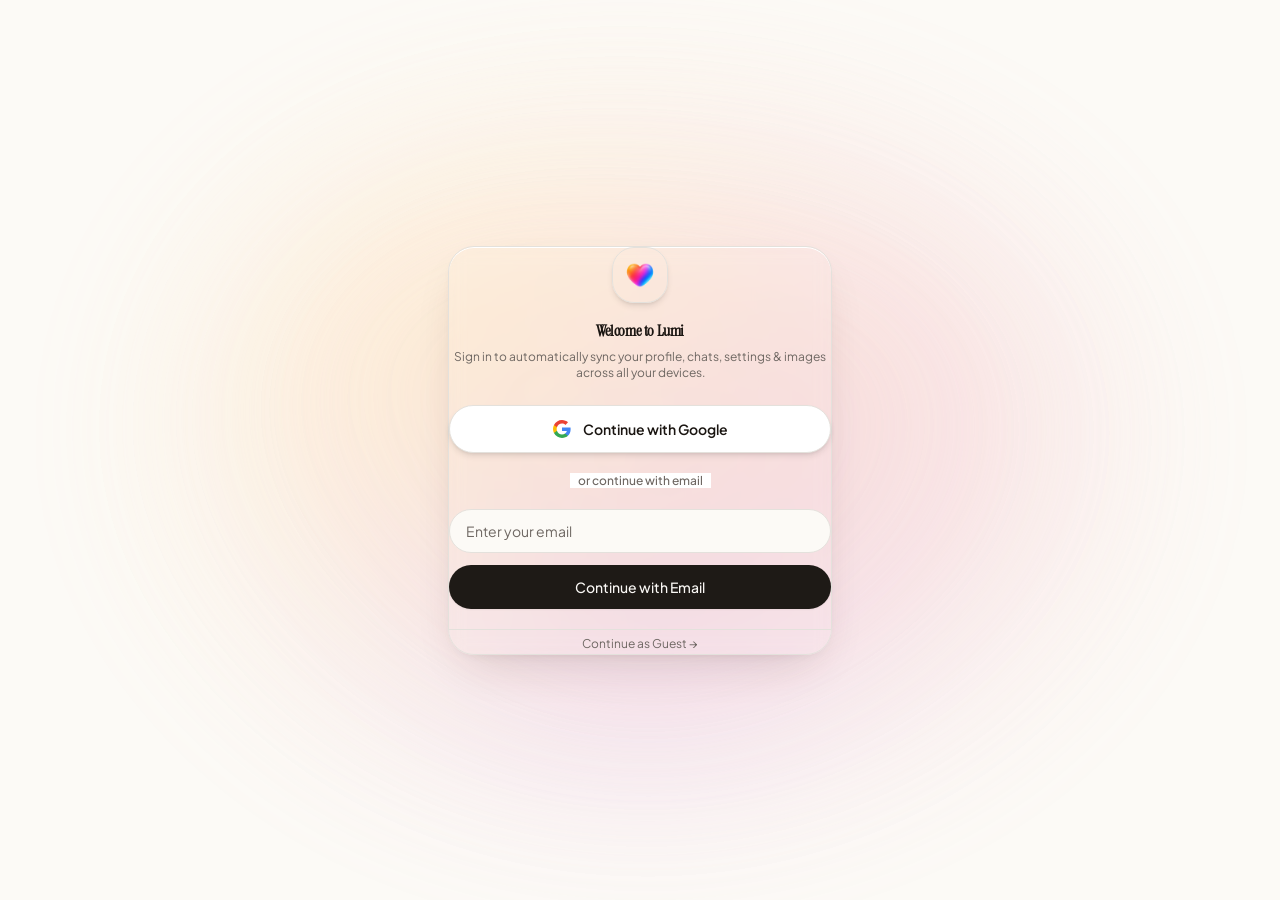
<file: index.html>
<!doctype html>
<html lang="en" style="background-color:#09090b;color:#f4f4f5;">
  <head>
    <meta charset="UTF-8" />
    <meta name="viewport" content="width=device-width, initial-scale=1.0" />
    <meta
      name="description"
      content="A warm, thoughtful AI you can chat with about anything. Your conversations are saved to your account."
    />
    <meta name="theme-color" content="#09090b" />
    <title>Lumi — your AI companion</title>
    <link rel="icon" type="image/png" href="./assets/lumi-logo.png" />
    <style>
      html, body {
        background-color: #09090b;
        color: #f4f4f5;
        margin: 0;
        padding: 0;
        min-height: 100%;
        font-family: -apple-system, BlinkMacSystemFont, "Segoe UI", Roboto, "Helvetica Neue", Arial, sans-serif;
      }
      @keyframes lumiPulse {
        0% { transform: scale(0.95); opacity: 0.8; }
        100% { transform: scale(1.05); opacity: 1; }
      }
    </style>
    <link rel="preconnect" href="https://fonts.googleapis.com" />
    <link rel="preconnect" href="https://fonts.gstatic.com" crossorigin />
    <link
      href="https://fonts.googleapis.com/css2?family=DM+Sans:ital,opsz,wght@0,9..40,100..1000;1,9..40,100..1000&family=Geist:wght@300;400;500;600;700&family=Instrument+Serif:ital@0;1&family=JetBrains+Mono:wght@400;500&display=swap"
      rel="stylesheet"
      media="print"
      onload="this.media='all'"
    />
    <!-- Lovable Core Tailwind + Keyframes CSS -->
    <link rel="stylesheet" href="./assets/styles.css" />
    <!-- Markdown, Code Blocks, Math & Studio Custom Styles -->
    <link rel="stylesheet" href="./styles.css?v=3" />
  </head>
  <body class="bg-background text-foreground antialiased selection:bg-accent selection:text-foreground" style="background-color:#09090b;">
    <div id="app">
      <div id="splash-preloader" style="position:fixed;inset:0;display:flex;flex-direction:column;align-items:center;justify-content:center;background:#09090b;z-index:99999;">
        <img src="./assets/lumi-logo.png" style="width:72px;height:72px;border-radius:18px;animation:lumiPulse 1.2s ease-in-out infinite alternate;object-fit:cover;" alt="Lumi" />
        <div style="margin-top:18px;color:#a1a1aa;font-size:14px;letter-spacing:0.5px;font-family:sans-serif;">Starting Lumi…</div>
      </div>
    </div>
    <div class="toast-region" id="toast-region" aria-live="polite"></div>
    <script src="./assets/voices.js" defer></script>
    <script src="./app.js?v=3" defer></script>
  </body>
</html>
</file>
<file: styles.css>
/* ==========================================================================
   Lumi AI Chat Studio — Supplementary Styles
   Complements Lovable Core Tailwind CSS (assets/styles.css)
   ========================================================================== */

/* Embedded Offline Fonts for 100% Native Industrial Typography */
@font-face {
  font-family: 'Plus Jakarta Sans';
  font-style: normal;
  font-weight: 400;
  font-display: swap;
  src: url('./assets/fonts/Plus_Jakarta_Sans_400_5.woff2') format('woff2');
}
@font-face {
  font-family: 'Plus Jakarta Sans';
  font-style: normal;
  font-weight: 500;
  font-display: swap;
  src: url('./assets/fonts/Plus_Jakarta_Sans_500_6.woff2') format('woff2');
}
@font-face {
  font-family: 'Plus Jakarta Sans';
  font-style: normal;
  font-weight: 600;
  font-display: swap;
  src: url('./assets/fonts/Plus_Jakarta_Sans_600_7.woff2') format('woff2');
}
@font-face {
  font-family: 'Plus Jakarta Sans';
  font-style: normal;
  font-weight: 700;
  font-display: swap;
  src: url('./assets/fonts/Plus_Jakarta_Sans_700_8.woff2') format('woff2');
}
@font-face {
  font-family: 'Plus Jakarta Sans';
  font-style: normal;
  font-weight: 800;
  font-display: swap;
  src: url('./assets/fonts/Plus_Jakarta_Sans_800_9.woff2') format('woff2');
}
@font-face {
  font-family: 'Inter';
  font-style: normal;
  font-weight: 400;
  font-display: swap;
  src: url('./assets/fonts/Inter_400_0.woff2') format('woff2');
}
@font-face {
  font-family: 'Inter';
  font-style: normal;
  font-weight: 500;
  font-display: swap;
  src: url('./assets/fonts/Inter_500_1.woff2') format('woff2');
}
@font-face {
  font-family: 'Inter';
  font-style: normal;
  font-weight: 600;
  font-display: swap;
  src: url('./assets/fonts/Inter_600_2.woff2') format('woff2');
}
@font-face {
  font-family: 'Inter';
  font-style: normal;
  font-weight: 700;
  font-display: swap;
  src: url('./assets/fonts/Inter_700_3.woff2') format('woff2');
}
@font-face {
  font-family: 'Inter';
  font-style: normal;
  font-weight: 800;
  font-display: swap;
  src: url('./assets/fonts/Inter_800_4.woff2') format('woff2');
}

:root {
  --font-sans: "Plus Jakarta Sans", "Inter", -apple-system, BlinkMacSystemFont, "Segoe UI", Roboto, sans-serif;
  --font-display: "Instrument Serif", Georgia, serif;
  --font-mono: "JetBrains Mono", ui-monospace, SFMono-Regular, Menlo, Monaco, monospace;
  --accent-primary: #ec4899;
  --accent-rgb: 236, 72, 153;
}

/* --------------------------------------------------------------------------
   Dark Mode & White Mode Theme System
   -------------------------------------------------------------------------- */
html.dark {
  color-scheme: dark;
  --background: #111114;
  --foreground: #f4f4f7;
  --card: #18181c;
  --card-foreground: #f4f4f7;
  --popover: #1c1c22;
  --popover-foreground: #f4f4f7;
  --primary: #f4f4f7;
  --primary-foreground: #111114;
  --secondary: #222228;
  --secondary-foreground: #f4f4f7;
  --muted: #222228;
  --muted-foreground: #9ca3af;
  --accent: #26262e;
  --accent-foreground: #f4f4f7;
  --destructive: #ef4444;
  --destructive-foreground: #ffffff;
  --border: #282830;
  --input: #282830;
  --ring: #6366f1;
  --sidebar: #131316;
  --sidebar-foreground: #f4f4f7;
  --sidebar-primary: #f4f4f7;
  --sidebar-primary-foreground: #111114;
  --sidebar-accent: #1e1e24;
  --sidebar-accent-foreground: #f4f4f7;
  --sidebar-border: #24242c;
  --sidebar-ring: #6366f1;
  --glow-1: #2a1b36;
  --glow-2: #1b1b36;
  --glow-3: #142236;
  --shadow-composer: 0 1px 0 rgba(255, 255, 255, 0.05) inset, 0 20px 50px -20px rgba(0, 0, 0, 0.8), 0 4px 14px -6px rgba(0, 0, 0, 0.5);
}

html.dark body {
  background-color: var(--background);
  color: var(--foreground);
}

html.dark .user-msg-bubble {
  background: #25252d !important;
  color: #f4f4f7 !important;
  border: 1px solid #363644;
  box-shadow: 0 2px 8px rgba(0, 0, 0, 0.4);
}

html.dark .attachment-chip {
  background: #222228;
  border-color: #2e2e36;
  color: #e4e4e7;
}

html.dark .composer-card {
  background: rgba(24, 24, 28, 0.95);
  border-color: #2e2e36;
}

html.dark .aurora::before,
html.dark .aurora::after {
  opacity: 0.15;
}

html.dark pre {
  background: #0d0d10 !important;
  border-color: #25252c !important;
}

html.dark .code-block-header {
  background: #16161b !important;
  border-bottom-color: #25252c !important;
}

html.dark .dropdown-menu,
html.dark .model-dropdown-menu,
html.dark .topbar-dropdown-menu {
  background: #1c1c22 !important;
  border-color: #2e2e38 !important;
  box-shadow: 0 12px 36px rgba(0, 0, 0, 0.6) !important;
}

html.dark input,
html.dark textarea {
  background-color: transparent;
  color: var(--foreground);
}

html.dark ::-webkit-scrollbar-thumb {
  background: rgba(255, 255, 255, 0.18);
}

html.dark ::-webkit-scrollbar-thumb:hover {
  background: rgba(255, 255, 255, 0.3);
}

body {
  font-family: var(--font-sans);
  min-height: 100vh;
  margin: 0;
  background-color: var(--background, oklch(98.5% .006 75));
  color: var(--foreground, oklch(20% .012 60));
  overflow-x: hidden;
}

/* Custom Scrollbar */
::-webkit-scrollbar {
  width: 6px;
  height: 6px;
}
::-webkit-scrollbar-track {
  background: transparent;
}
::-webkit-scrollbar-thumb {
  background: oklch(80% .01 60 / 0.4);
  border-radius: 9999px;
}
::-webkit-scrollbar-thumb:hover {
  background: oklch(60% .01 60 / 0.6);
}

/* --------------------------------------------------------------------------
   Aurora Background Glow & Animations
   -------------------------------------------------------------------------- */
.aurora {
  pointer-events: none;
  position: absolute;
  inset: 0;
  overflow: hidden;
  z-index: 0;
}

.aurora::before,
.aurora::after {
  content: "";
  position: absolute;
  top: 50%;
  left: 50%;
  width: 900px;
  height: 600px;
  border-radius: 50%;
  filter: blur(100px);
  opacity: 0.55;
  background:
    radial-gradient(circle at 28% 28%, #ffd7a8 0%, transparent 55%),
    radial-gradient(circle at 72% 38%, #f4bac0 0%, transparent 55%),
    radial-gradient(circle at 50% 75%, #dca2de 0%, transparent 60%);
  transform: translate(-50%, -50%);
  animation: 18s ease-in-out infinite alternate aurora-drift;
  will-change: transform;
}

.aurora::after {
  opacity: 0.35;
  animation-duration: 26s;
  animation-direction: alternate-reverse;
}

@keyframes aurora-drift {
  0% {
    transform: translate(-55%, -50%) rotate(0deg) scale(1);
  }
  50% {
    transform: translate(-48%, -54%) rotate(20deg) scale(1.08);
  }
  100% {
    transform: translate(-45%, -56%) rotate(40deg) scale(1.12);
  }
}

@keyframes float-soft {
  0%, 100% {
    transform: translateY(0) rotate(-3deg);
  }
  50% {
    transform: translateY(-8px) rotate(3deg);
  }
}

.animate-float-soft {
  animation: 5s ease-in-out infinite float-soft;
}

@keyframes rise-in {
  0% {
    opacity: 0;
  }
  100% {
    opacity: 1;
  }
}

.animate-rise-in {
  animation: 0.2s ease-out both rise-in;
}

/* Stable chat message rows — prevent up/down jumping */
.user-msg-row, .assistant-msg-row {
  transform: none !important;
  filter: none !important;
}

/* Brand Text Gradient */
.text-gradient-brand {
  background: linear-gradient(135deg, #ff9472 0%, #f2709c 50%, #9055ff 100%);
  -webkit-background-clip: text;
  background-clip: text;
  color: transparent;
  display: inline-block;
}

.font-display {
  font-family: var(--font-display);
}

/* Composer Box Elevation */
.shadow-composer {
  box-shadow:
    0 1px 0 oklch(100% 0 0) inset,
    0 20px 50px -20px oklch(30% 0.05 30 / 0.2),
    0 4px 14px -6px oklch(30% 0.02 60 / 0.1);
}

/* ==========================================================================
   Chat Composer Toolbar & Mobile Layout Anti-Clash Protection
   ========================================================================== */
.composer-toolbar {
  display: flex !important;
  align-items: center !important;
  justify-content: space-between !important;
  gap: 0.35rem !important;
  padding: 0 0.5rem 0.5rem !important;
  width: 100% !important;
  box-sizing: border-box !important;
}

.composer-toolbar-left {
  display: flex !important;
  align-items: center !important;
  gap: 0.35rem !important;
  min-width: 0 !important;
  flex: 1 1 auto !important;
  overflow-x: auto !important;
  overflow-y: hidden !important;
  white-space: nowrap !important;
  -webkit-overflow-scrolling: touch !important;
  scrollbar-width: none !important;
}

.composer-toolbar-left::-webkit-scrollbar {
  display: none !important;
}

.composer-toolbar-btn {
  align-items: center !important;
  justify-content: center !important;
  width: 2rem !important;
  min-width: 2rem !important;
  max-width: 2rem !important;
  height: 2rem !important;
  min-height: 2rem !important;
  max-height: 2rem !important;
  border-radius: 9999px !important;
  flex-shrink: 0 !important;
  box-sizing: border-box !important;
}

.composer-toolbar-btn:not(.hidden) {
  display: inline-flex !important;
}

.composer-toolbar-btn.hidden,
#composer-submit-wrapper button.hidden,
.composer-toolbar [hidden] {
  display: none !important;
}

.model-picker-toggle-btn {
  flex-shrink: 0 !important;
  max-width: 140px !important;
  box-sizing: border-box !important;
}

.model-picker-label {
  display: inline-block !important;
  max-width: 80px !important;
  overflow: hidden !important;
  text-overflow: ellipsis !important;
  white-space: nowrap !important;
  vertical-align: middle !important;
}

@media (min-width: 640px) {
  .model-picker-toggle-btn {
    max-width: 220px !important;
  }
  .model-picker-label {
    max-width: 160px !important;
  }
}

#composer-submit-wrapper {
  display: flex !important;
  align-items: center !important;
  gap: 0.375rem !important;
  flex-shrink: 0 !important;
  margin-left: auto !important;
  position: relative !important;
  z-index: 10 !important;
}

#composer-submit-wrapper button {
  width: 2rem !important;
  min-width: 2rem !important;
  max-width: 2rem !important;
  height: 2rem !important;
  min-height: 2rem !important;
  max-height: 2rem !important;
  border-radius: 9999px !important;
  flex-shrink: 0 !important;
  box-sizing: border-box !important;
}

/* --------------------------------------------------------------------------
   Markdown Rendering Styles
   -------------------------------------------------------------------------- */
.markdown-body {
  font-size: 0.95rem;
  line-height: 1.68;
  color: inherit;
  word-break: break-word;
}

.markdown-body > *:first-child {
  margin-top: 0;
}

.markdown-body > *:last-child {
  margin-bottom: 0;
}

.markdown-body p {
  margin-top: 0.65em;
  margin-bottom: 0.65em;
}

.markdown-body h1,
.markdown-body h2,
.markdown-body h3,
.markdown-body h4 {
  font-weight: 600;
  line-height: 1.3;
  margin-top: 1.25em;
  margin-bottom: 0.45em;
  color: var(--foreground);
}

.markdown-body h1 {
  font-size: 1.45rem;
}
.markdown-body h2 {
  font-size: 1.25rem;
}
.markdown-body h3 {
  font-size: 1.1rem;
}

.markdown-body ul,
.markdown-body ol {
  padding-left: 1.4em;
  margin-top: 0.5em;
  margin-bottom: 0.5em;
}

.markdown-body ul {
  list-style-type: disc;
}

.markdown-body ol {
  list-style-type: decimal;
}

.markdown-body strong {
  font-weight: 600;
  color: var(--foreground);
}

.markdown-body em {
  font-style: italic;
  color: var(--foreground);
}

.markdown-body li {
  margin-top: 0.25em;
  margin-bottom: 0.25em;
}

.markdown-body li.sub-item {
  list-style-type: circle;
  margin-left: 1.25rem;
  margin-top: 0.15rem;
  margin-bottom: 0.15rem;
  color: var(--muted-foreground);
  font-size: 0.94em;
}

.markdown-body blockquote {
  margin: 0.85em 0;
  padding: 0.5em 1em;
  border-left: 3px solid oklch(75% .08 30);
  background: oklch(96% .008 75 / 0.5);
  border-radius: 0 0.5rem 0.5rem 0;
  color: var(--muted-foreground);
  font-style: italic;
}

/* Inline Code */
.markdown-body :not(pre) > code {
  font-family: var(--font-mono);
  font-size: 0.86em;
  padding: 0.2em 0.45em;
  border-radius: 0.35rem;
  background-color: oklch(93% .008 75);
  border: 1px solid oklch(88% .01 75);
  color: oklch(35% .12 15);
  white-space: pre-wrap;
}

/* Fenced Code Block */
.code-block-container {
  position: relative;
  margin: 0.85em 0;
  border-radius: 0.75rem;
  overflow: hidden;
  background: #18181b;
  color: #f4f4f5;
  border: 1px solid rgba(255, 255, 255, 0.1);
  box-shadow: 0 4px 16px rgba(0, 0, 0, 0.15);
}

.code-block-header {
  display: flex;
  align-items: center;
  justify-content: space-between;
  padding: 0.5rem 0.85rem;
  background: #27272a;
  border-bottom: 1px solid rgba(255, 255, 255, 0.08);
  font-size: 0.75rem;
  font-family: var(--font-mono);
  color: #a1a1aa;
}

.code-block-lang {
  text-transform: uppercase;
  font-weight: 500;
  letter-spacing: 0.05em;
}

.code-copy-btn {
  display: inline-flex;
  align-items: center;
  gap: 0.35rem;
  padding: 0.25rem 0.6rem;
  border-radius: 0.375rem;
  background: rgba(255, 255, 255, 0.08);
  color: #e4e4e7;
  font-size: 0.72rem;
  font-weight: 500;
  cursor: pointer;
  border: none;
  transition: all 0.15s ease;
}

.code-copy-btn:hover {
  background: rgba(255, 255, 255, 0.18);
  color: #fff;
}

.code-block-container pre {
  margin: 0;
  padding: 0.9rem 1rem;
  overflow-x: auto;
  font-family: var(--font-mono);
  font-size: 0.85rem;
  line-height: 1.55;
  tab-size: 2;
}

/* Markdown Tables */
.markdown-table-wrapper {
  overflow-x: auto;
  margin: 0.9em 0;
  border-radius: 0.5rem;
  border: 1px solid var(--border);
}

.markdown-body table {
  width: 100%;
  border-collapse: collapse;
  font-size: 0.88rem;
  text-align: left;
}

.markdown-body th {
  background: oklch(95% .008 75);
  font-weight: 600;
  padding: 0.55rem 0.85rem;
  border-bottom: 1px solid var(--border);
}

.markdown-body td {
  padding: 0.5rem 0.85rem;
  border-bottom: 1px solid var(--border);
}

.markdown-body tr:last-child td {
  border-bottom: none;
}

.markdown-body tr:hover td {
  background: oklch(96% .008 75 / 0.5);
}

/* Math Formats */
.math-block {
  display: block;
  text-align: center;
  margin: 0.85em 0;
  padding: 0.75rem;
  background: oklch(95% .008 75 / 0.6);
  border-radius: 0.5rem;
  font-family: serif;
  font-size: 1.15rem;
  overflow-x: auto;
}

.math-inline {
  display: inline-block;
  padding: 0 0.25rem;
  font-family: serif;
  font-size: 1.05rem;
}

/* --------------------------------------------------------------------------
   Streaming Cursor & Pulse Effects
   -------------------------------------------------------------------------- */
.streaming-cursor {
  display: inline-block;
  width: 7px;
  height: 15px;
  margin-left: 3px;
  vertical-align: -2px;
  background-color: var(--foreground);
  border-radius: 1px;
  animation: cursor-pulse 0.8s infinite ease-in-out;
}

@keyframes cursor-pulse {
  0%, 100% {
    opacity: 0.9;
  }
  50% {
    opacity: 0.1;
  }
}

/* --------------------------------------------------------------------------
   Interactive Model Dropdown & Menus
   -------------------------------------------------------------------------- */
.model-dropdown-menu {
  position: absolute;
  width: 290px;
  max-height: 360px;
  overflow-y: auto;
  border-radius: 1rem;
  background: var(--card);
  border: 1px solid var(--border);
  box-shadow: 0 12px 36px -4px rgba(0, 0, 0, 0.2), 0 0 0 1px rgba(0, 0, 0, 0.08);
  backdrop-filter: blur(16px);
  padding: 0.45rem;
  z-index: 9999;
  animation: 0.18s cubic-bezier(0.16, 1, 0.3, 1) rise-in;
}

.model-dropdown-menu.placement-composer {
  bottom: calc(100% + 8px);
  left: 0;
  top: auto;
  right: auto;
}

.model-dropdown-menu.placement-topbar {
  top: calc(100% + 8px);
  right: 0;
  left: auto;
  bottom: auto;
}

.model-picker-toggle-btn {
  display: inline-flex;
  align-items: center;
  gap: 0.35rem;
  height: 2rem;
  border-radius: 9999px;
  border: 1px solid var(--border);
  background: var(--card);
  padding: 0 0.75rem;
  font-size: 0.75rem;
  font-weight: 500;
  color: var(--muted-foreground);
  cursor: pointer;
  transition: all 0.15s ease;
  user-select: none;
}

.model-picker-toggle-btn:hover {
  color: var(--foreground);
  border-color: var(--foreground);
}

.model-picker-toggle-btn svg {
  width: 10px !important;
  height: 10px !important;
  min-width: 10px !important;
  max-width: 10px !important;
  max-height: 10px !important;
  display: inline-block !important;
  vertical-align: middle;
  opacity: 0.7;
}

.model-item-btn {
  display: flex;
  align-items: center;
  justify-content: space-between;
  width: 100%;
  padding: 0.5rem 0.65rem;
  border-radius: 0.55rem;
  font-size: 0.84rem;
  text-align: left;
  border: none;
  background: transparent;
  color: var(--foreground);
  cursor: pointer;
  transition: all 0.12s ease;
}

.model-item-btn:hover {
  background: var(--accent);
}

.model-item-btn.is-active {
  background: var(--accent);
  font-weight: 500;
}

.model-item-badge {
  font-size: 0.68rem;
  padding: 0.15rem 0.4rem;
  border-radius: 9999px;
  background: oklch(90% .01 75);
  color: var(--muted-foreground);
}

/* --------------------------------------------------------------------------
   Modal Dialogs & Backdrop
   -------------------------------------------------------------------------- */
.modal-overlay {
  position: fixed;
  inset: 0;
  background: rgba(0, 0, 0, 0.4);
  backdrop-filter: blur(4px);
  z-index: 100;
  display: flex;
  align-items: center;
  justify-content: center;
  padding: 1rem;
  animation: 0.2s ease fade-in;
}

.modal-dialog {
  width: 100%;
  max-width: 520px;
  background: var(--card);
  border: 1px solid var(--border);
  border-radius: 1.25rem;
  box-shadow: 0 25px 60px -15px rgba(0, 0, 0, 0.25);
  overflow: hidden;
  animation: 0.25s cubic-bezier(0.16, 1, 0.3, 1) rise-in;
}

@keyframes fade-in {
  from { opacity: 0; }
  to { opacity: 1; }
}

/* --------------------------------------------------------------------------
   Toast Notifications
   -------------------------------------------------------------------------- */
.toast-region {
  position: fixed;
  bottom: 1.5rem;
  left: 50%;
  transform: translateX(-50%);
  z-index: 1000;
  display: flex;
  flex-direction: column;
  gap: 0.5rem;
  pointer-events: none;
}

.toast {
  pointer-events: auto;
  background: #18181b;
  color: #fafafa;
  padding: 0.6rem 1.1rem;
  border-radius: 9999px;
  font-size: 0.85rem;
  font-weight: 500;
  box-shadow: 0 10px 25px -5px rgba(0, 0, 0, 0.25);
  animation: 0.25s cubic-bezier(0.16, 1, 0.3, 1) toast-in;
}

@keyframes toast-in {
  from {
    opacity: 0;
    transform: translateY(10px) scale(0.96);
  }
  to {
    opacity: 1;
    transform: translateY(0) scale(1);
  }
}

/* ==========================================================================
   IDE-Grade Code Syntax Highlighting, Sandbox Console & Attachment Styles
   ========================================================================== */

/* Fenced Code Block Container */
.code-block-container {
  margin: 1rem 0;
  border-radius: 0.85rem;
  overflow: hidden;
  border: 1px solid var(--border);
  background-color: #0d1117;
  color: #c9d1d9;
  box-shadow: 0 4px 12px rgba(0, 0, 0, 0.15);
}

.code-block-header {
  display: flex;
  align-items: center;
  justify-content: space-between;
  padding: 0.5rem 1rem;
  background-color: #161b22;
  border-bottom: 1px solid #30363d;
  font-size: 0.75rem;
  font-family: var(--font-mono);
  color: #8b949e;
}

.code-block-lang {
  font-weight: 600;
  text-transform: uppercase;
  letter-spacing: 0.05em;
  color: #79c0ff;
}

.code-block-actions {
  display: flex;
  align-items: center;
  gap: 0.5rem;
}

.code-block-btn {
  display: inline-flex;
  align-items: center;
  gap: 0.35rem;
  background: transparent;
  border: 1px solid transparent;
  color: #8b949e;
  font-size: 0.72rem;
  cursor: pointer;
  padding: 0.25rem 0.55rem;
  border-radius: 0.375rem;
  transition: all 0.15s ease;
  font-family: var(--font-sans);
}

.code-block-btn:hover {
  background-color: #21262d;
  color: #f0f6fc;
}

.code-block-btn.btn-run {
  color: #3fb950;
  border-color: rgba(63, 185, 80, 0.3);
  background: rgba(63, 185, 80, 0.1);
  font-weight: 600;
}

.code-block-btn.btn-run:hover {
  background-color: rgba(63, 185, 80, 0.25);
  color: #56d364;
}

.code-block-btn.btn-preview {
  color: #38bdf8;
  border-color: rgba(56, 189, 248, 0.3);
  background: rgba(56, 189, 248, 0.1);
  font-weight: 600;
}

.code-block-btn.btn-preview:hover {
  background-color: rgba(56, 189, 248, 0.25);
  color: #7dd3fc;
}

.code-block-container pre {
  margin: 0;
  padding: 1rem 1.15rem;
  overflow-x: auto;
  font-family: ui-monospace, SFMono-Regular, Menlo, Monaco, Consolas, monospace;
  font-size: 0.82rem;
  line-height: 1.6;
}

/* Syntax Highlighting Tokens */
.tok-kw { color: #ff7b72; font-weight: 600; }
.tok-str { color: #a5d6ff; }
.tok-comment { color: #8b949e; font-style: italic; }
.tok-num { color: #79c0ff; }
.tok-fn { color: #d2a8ff; }
.tok-type { color: #ffa657; }

/* Real Sandboxed Execution Output Box */
.code-exec-output {
  background-color: #010409;
  border-top: 1px solid #30363d;
  padding: 0.85rem 1rem;
  font-family: ui-monospace, SFMono-Regular, monospace;
  font-size: 0.75rem;
}

.code-exec-header {
  font-size: 0.6875rem;
  color: #8b949e;
  text-transform: uppercase;
  letter-spacing: 0.05em;
  margin-bottom: 0.35rem;
  font-weight: 600;
  display: flex;
  align-items: center;
  gap: 0.4rem;
}

.code-exec-header .status-dot {
  width: 6px;
  height: 6px;
  border-radius: 50%;
  background: #3fb950;
}

.code-exec-header .status-dot.error {
  background: #f85149;
}

.code-exec-output pre {
  margin: 0;
  padding: 0;
  color: #e6edf3;
  white-space: pre-wrap;
  word-break: break-word;
  max-height: 220px;
  overflow-y: auto;
}

/* File Attachment Container & Chips */
.attachment-chips-container {
  display: flex;
  flex-wrap: wrap;
  gap: 0.5rem;
  padding: 0.75rem 1.25rem 0.25rem;
}

.attachment-chip {
  display: inline-flex;
  align-items: center;
  gap: 0.4rem;
  padding: 0.3rem 0.65rem;
  border-radius: 9999px;
  background-color: var(--muted);
  border: 1px solid var(--border);
  font-size: 0.75rem;
  color: var(--foreground);
  box-shadow: 0 1px 2px rgba(0, 0, 0, 0.05);
}

.attachment-chip-name {
  max-width: 160px;
  overflow: hidden;
  text-overflow: ellipsis;
  white-space: nowrap;
  font-weight: 500;
}

.attachment-chip-remove {
  background: none;
  border: none;
  color: var(--muted-foreground);
  cursor: pointer;
  padding: 0 0.2rem;
  font-size: 0.8rem;
  line-height: 1;
  border-radius: 50%;
  transition: color 0.15s ease;
}

.attachment-chip-remove:hover {
  color: var(--destructive, #ef4444);
}

/* Live Web Scraped URL Badges */
.url-scrape-badge {
  display: inline-flex;
  align-items: center;
  gap: 0.4rem;
  padding: 0.3rem 0.65rem;
  border-radius: 0.5rem;
  background: rgba(14, 165, 233, 0.1);
  border: 1px solid rgba(14, 165, 233, 0.3);
  color: #0284c7;
  font-size: 0.75rem;
  margin-bottom: 0.5rem;
}

.dark .url-scrape-badge {
  background: rgba(14, 165, 233, 0.15);
  color: #38bdf8;
}

/* Topbar Menus (Persona & Export) */
.topbar-menu-wrapper {
  position: relative;
}

.topbar-dropdown-menu {
  position: absolute;
  top: calc(100% + 6px);
  right: 0;
  z-index: 50;
  min-width: 15rem;
  background-color: var(--card);
  border: 1px solid var(--border);
  border-radius: 1rem;
  padding: 0.4rem;
  box-shadow: 0 10px 25px -5px rgba(0, 0, 0, 0.15);
  animation: fadeIn 0.15s ease;
}

#device-tools-dropdown-menu {
  left: 0 !important;
  right: auto !important;
  min-width: 14rem !important;
  max-width: calc(100vw - 24px) !important;
}

.dropdown-item {
  display: flex;
  align-items: center;
  justify-content: space-between;
  width: 100%;
  padding: 0.5rem 0.75rem;
  border-radius: 0.625rem;
  font-size: 0.8125rem;
  color: var(--foreground);
  background: transparent;
  border: none;
  cursor: pointer;
  text-align: left;
  transition: background-color 0.12s ease;
}

.dropdown-item:hover {
  background-color: var(--accent);
}

.dropdown-item.is-active {
  font-weight: 600;
  color: var(--primary);
}

/* HTML Live Preview Modal */
.html-preview-modal {
  position: fixed;
  inset: 0;
  z-index: 100;
  background: rgba(0, 0, 0, 0.65);
  backdrop-filter: blur(4px);
  display: flex;
  align-items: center;
  justify-content: center;
  padding: 1.5rem;
}

.html-preview-card {
  background: var(--card);
  border: 1px solid var(--border);
  border-radius: 1rem;
  width: 100%;
  max-width: 56rem;
  height: 82vh;
  display: flex;
  flex-direction: column;
  overflow: hidden;
  box-shadow: 0 25px 50px -12px rgba(0, 0, 0, 0.35);
}

.html-preview-header {
  display: flex;
  align-items: center;
  justify-content: space-between;
  padding: 0.75rem 1.25rem;
  border-bottom: 1px solid var(--border);
  font-size: 0.875rem;
  font-weight: 600;
}

.html-preview-body {
  flex: 1;
  background: #ffffff;
}

.html-preview-body iframe {
  width: 100%;
  height: 100%;
  border: none;
}

/* Print Optimization for PDF Export */
@media print {
  aside, #sidebar, .sidebar, #chat-composer-form, .mx-auto.w-full.max-w-3xl.px-4.pb-5, header, .border-b.border-border\/50 {
    display: none !important;
  }
  body, main, #chat-messages-container {
    background: #fff !important;
    color: #000 !important;
    height: auto !important;
    overflow: visible !important;
  }
}

/* --------------------------------------------------------------------------
   Super-Features: Image Generator, Mic Pulse, Audio & Search Cards
   -------------------------------------------------------------------------- */
.ai-image-card {
  position: relative;
  overflow: hidden;
  border-radius: 1rem;
  border: 1px solid var(--border);
  background: var(--card);
  box-shadow: 0 10px 25px -5px rgba(0, 0, 0, 0.1);
  margin-top: 0.75rem;
  max-width: 520px;
}

.ai-image-card img {
  width: 100%;
  min-height: 240px;
  height: auto;
  display: block;
  object-fit: cover;
  background: rgba(255, 255, 255, 0.03);
  transition: transform 0.3s ease;
}

.ai-image-card:hover img {
  transform: scale(1.02);
}

.ai-image-overlay {
  position: absolute;
  bottom: 0;
  inset-x: 0;
  background: linear-gradient(to top, rgba(0, 0, 0, 0.85) 0%, transparent 100%);
  padding: 0.85rem;
  display: flex;
  align-items: center;
  justify-content: space-between;
  gap: 0.5rem;
}

.ai-video-card {
  position: relative;
  overflow: hidden;
  border-radius: 1rem;
  border: 1px solid var(--border);
  background: #000;
  box-shadow: 0 10px 25px -5px rgba(0, 0, 0, 0.25);
  margin-top: 0.75rem;
  max-width: 540px;
}

.ai-video-card video {
  width: 100%;
  max-height: 480px;
  display: block;
  object-fit: contain;
  background: #000;
  border-radius: 1rem;
}

.ai-video-overlay {
  position: absolute;
  top: 0.75rem;
  left: 0.75rem;
  right: 0.75rem;
  display: flex;
  align-items: center;
  justify-content: space-between;
  pointer-events: none;
}

.ai-video-overlay > * {
  pointer-events: auto;
}

.ai-video-badge {
  display: inline-flex;
  align-items: center;
  gap: 0.35rem;
  padding: 0.25rem 0.6rem;
  border-radius: 9999px;
  background: rgba(0, 0, 0, 0.65);
  backdrop-filter: blur(8px);
  border: 1px solid rgba(255, 255, 255, 0.2);
  font-size: 0.75rem;
  font-weight: 600;
  color: #fff;
}

.mic-listening-pulse {
  animation: pulse-ring 1.2s cubic-bezier(0.24, 0, 0.38, 1) infinite;
  background: #ef4444 !important;
  color: #ffffff !important;
}

@keyframes pulse-ring {
  0% {
    box-shadow: 0 0 0 0 rgba(239, 68, 68, 0.7);
  }
  70% {
    box-shadow: 0 0 0 12px rgba(239, 68, 68, 0);
  }
  100% {
    box-shadow: 0 0 0 0 rgba(239, 68, 68, 0);
  }
}

.search-source-card {
  display: flex;
  align-items: center;
  gap: 0.5rem;
  padding: 0.45rem 0.75rem;
  border-radius: 0.65rem;
  background: var(--muted);
  border: 1px solid var(--border);
  font-size: 0.75rem;
  color: var(--foreground);
  text-decoration: none;
  transition: all 0.15s ease;
}

.search-source-card:hover {
  background: var(--accent);
  border-color: var(--primary);
  transform: translateY(-1px);
}

.run-code-action-btn {
  display: inline-flex;
  align-items: center;
  gap: 0.35rem;
  padding: 0.25rem 0.65rem;
  border-radius: 0.5rem;
  font-size: 0.72rem;
  font-weight: 600;
  background: rgba(16, 185, 129, 0.12);
  color: #10b981;
  border: 1px solid rgba(16, 185, 129, 0.3);
  cursor: pointer;
  transition: all 0.15s ease;
}

.run-code-action-btn:hover {
  background: rgba(16, 185, 129, 0.25);
  border-color: #10b981;
}

/* --------------------------------------------------------------------------
   User Message Bubble & Thinking Animation Enhancements
   -------------------------------------------------------------------------- */
.user-msg-row {
  display: flex;
  flex-direction: column;
  align-items: flex-end;
  width: 100%;
  margin-top: 0.65rem;
  margin-bottom: 0.65rem;
}

.user-msg-bubble {
  display: inline-block;
  width: fit-content;
  max-width: 82%;
  padding: 0.6rem 1rem;
  border-radius: 1.25rem 1.25rem 0.25rem 1.25rem;
  background-color: var(--primary, #18181b);
  color: var(--primary-foreground, #ffffff);
  font-size: 0.9375rem;
  line-height: 1.45;
  text-align: left;
  white-space: pre-wrap;
  word-break: break-word;
  box-shadow: 0 1px 3px rgba(0, 0, 0, 0.08);
}

/* Thinking Indicator Component */
.thinking-badge-container {
  display: inline-flex;
  align-items: center;
  gap: 0.45rem;
  padding: 0.35rem 0.8rem;
  border-radius: 9999px;
  background: var(--muted);
  border: 1px solid var(--border);
  color: var(--foreground);
  font-size: 0.8125rem;
  font-weight: 500;
  margin-bottom: 0.5rem;
  animation: fadeIn 0.2s ease;
  user-select: none;
}

.thinking-spinner {
  width: 13px;
  height: 13px;
  border: 2px solid var(--primary);
  border-top-color: transparent;
  border-radius: 50%;
  animation: spin 0.75s linear infinite;
  flex-shrink: 0;
}

@keyframes spin {
  to { transform: rotate(360deg); }
}

.thinking-dots {
  display: inline-flex;
  gap: 3px;
  align-items: center;
}

.thinking-dot {
  width: 3.5px;
  height: 3.5px;
  border-radius: 50%;
  background-color: var(--primary);
  animation: thinking-bounce 1.4s infinite ease-in-out both;
}

.thinking-dot:nth-child(1) { animation-delay: -0.32s; }
.thinking-dot:nth-child(2) { animation-delay: -0.16s; }
.thinking-dot:nth-child(3) { animation-delay: 0s; }

@keyframes thinking-bounce {
  0%, 80%, 100% {
    transform: scale(0.6);
    opacity: 0.4;
  }
  40% {
    transform: scale(1.2);
    opacity: 1;
  }
}

/* Mobile Topbar & Persona Overflows Prevention */
.topbar-action-pill {
  white-space: nowrap !important;
  flex-shrink: 0;
  text-overflow: ellipsis;
  overflow: hidden;
}

@media (max-width: 640px) {
  .topbar-action-pill {
    padding-left: 0.45rem !important;
    padding-right: 0.45rem !important;
  }
  .model-picker-toggle-btn {
    padding-left: 0.5rem !important;
    padding-right: 0.5rem !important;
  }
  .model-dropdown-menu {
    max-width: calc(100vw - 24px) !important;
    width: min(290px, 92vw) !important;
  }
  .model-dropdown-menu.placement-topbar {
    position: fixed !important;
    top: 52px !important;
    left: 14px !important;
    right: 14px !important;
    bottom: auto !important;
    width: auto !important;
    max-width: none !important;
    max-height: 60vh !important;
    z-index: 999999 !important;
    border-radius: 1.25rem !important;
    background: #1c1c22 !important;
    border: 1px solid rgba(255, 255, 255, 0.15) !important;
    box-shadow: 0 20px 60px rgba(0, 0, 0, 0.85) !important;
  }
  .model-dropdown-menu.placement-composer {
    position: fixed !important;
    bottom: 84px !important;
    top: auto !important;
    left: 14px !important;
    right: 14px !important;
    width: auto !important;
    max-width: none !important;
    max-height: 55vh !important;
    z-index: 999999 !important;
    border-radius: 1.25rem !important;
    background: #1c1c22 !important;
    border: 1px solid rgba(255, 255, 255, 0.15) !important;
    box-shadow: 0 20px 60px rgba(0, 0, 0, 0.85) !important;
  }
  .topbar-dropdown-menu {
    max-width: calc(100vw - 24px) !important;
  }
  #device-tools-dropdown-menu {
    left: 0 !important;
    right: auto !important;
  }
}

/* ==========================================================================
   Generative UI (GenUI) & ChatGPT-Style Rich Cards System
   ========================================================================== */

.genui-container {
  display: flex;
  flex-direction: column;
  gap: 1rem;
  margin: 0.75rem 0;
  width: 100%;
  max-width: 100%;
}

.genui-card {
  position: relative;
  border-radius: 1rem;
  background: var(--card);
  border: 1px solid var(--border);
  box-shadow: 0 4px 20px -4px rgba(0, 0, 0, 0.08), 0 2px 6px -2px rgba(0, 0, 0, 0.04);
  overflow: hidden;
  transition: transform 0.2s ease, box-shadow 0.2s ease, border-color 0.2s ease;
}

html.dark .genui-card {
  box-shadow: 0 8px 30px -6px rgba(0, 0, 0, 0.4), 0 2px 8px -2px rgba(0, 0, 0, 0.3);
  border-color: #2e2e38;
}

.genui-card:hover {
  border-color: rgba(99, 102, 241, 0.4);
}

/* Header & Badges */
.genui-card-header {
  display: flex;
  align-items: flex-start;
  justify-content: space-between;
  gap: 0.75rem;
  padding: 1rem 1.25rem 0.5rem;
}

.genui-card-title {
  font-size: 1.05rem;
  font-weight: 600;
  color: var(--foreground);
  line-height: 1.35;
}

.genui-card-subtitle {
  font-size: 0.8rem;
  color: var(--muted-foreground);
  margin-top: 0.2rem;
}

.genui-badge {
  display: inline-flex;
  align-items: center;
  gap: 0.3rem;
  padding: 0.2rem 0.6rem;
  border-radius: 9999px;
  font-size: 0.7rem;
  font-weight: 600;
  text-transform: uppercase;
  letter-spacing: 0.04em;
  background: var(--accent);
  color: var(--foreground);
  border: 1px solid var(--border);
  white-space: nowrap;
}

.genui-badge.success {
  background: rgba(16, 185, 129, 0.15);
  color: #10b981;
  border-color: rgba(16, 185, 129, 0.3);
}

.genui-badge.warning {
  background: rgba(245, 158, 11, 0.15);
  color: #f59e0b;
  border-color: rgba(245, 158, 11, 0.3);
}

.genui-badge.primary {
  background: rgba(99, 102, 241, 0.15);
  color: #818cf8;
  border-color: rgba(99, 102, 241, 0.3);
}

.genui-card-body {
  padding: 0.75rem 1.25rem 1.25rem;
}

/* 1. PRODUCT CARD */
.genui-product-image-wrap {
  width: 100%;
  height: 180px;
  background: var(--accent);
  position: relative;
  overflow: hidden;
  display: flex;
  align-items: center;
  justify-content: center;
}

.genui-product-image {
  width: 100%;
  height: 100%;
  object-fit: cover;
  transition: transform 0.3s ease;
}

.genui-card:hover .genui-product-image {
  transform: scale(1.03);
}

.genui-product-price-row {
  display: flex;
  align-items: baseline;
  gap: 0.6rem;
  margin: 0.6rem 0;
}

.genui-product-price {
  font-size: 1.35rem;
  font-weight: 700;
  color: var(--foreground);
}

.genui-product-original-price {
  font-size: 0.85rem;
  color: var(--muted-foreground);
  text-decoration: line-through;
}

.genui-product-rating {
  display: flex;
  align-items: center;
  gap: 0.35rem;
  font-size: 0.8rem;
  color: #f59e0b;
  font-weight: 600;
  margin-bottom: 0.6rem;
}

.genui-product-features {
  display: flex;
  flex-direction: column;
  gap: 0.35rem;
  margin: 0.75rem 0;
}

.genui-feature-item {
  display: flex;
  align-items: center;
  gap: 0.5rem;
  font-size: 0.82rem;
  color: var(--muted-foreground);
}

.genui-feature-item svg {
  color: #10b981;
  flex-shrink: 0;
}

/* 2. WEATHER CARD */
.genui-weather-main {
  display: flex;
  align-items: center;
  justify-content: space-between;
  padding: 0.75rem 0;
}

.genui-weather-temp {
  font-size: 2.75rem;
  font-weight: 800;
  letter-spacing: -0.04em;
  color: var(--foreground);
  line-height: 1;
}

.genui-weather-icon {
  font-size: 2.5rem;
  line-height: 1;
}

.genui-weather-grid {
  display: grid;
  grid-template-columns: repeat(2, 1fr);
  gap: 0.6rem;
  margin: 0.75rem 0;
}

.genui-weather-stat-box {
  background: var(--accent);
  padding: 0.6rem 0.75rem;
  border-radius: 0.6rem;
  display: flex;
  flex-direction: column;
  gap: 0.2rem;
}

.genui-weather-stat-label {
  font-size: 0.7rem;
  color: var(--muted-foreground);
}

.genui-weather-stat-val {
  font-size: 0.9rem;
  font-weight: 600;
  color: var(--foreground);
}

.genui-weather-forecast-row {
  display: flex;
  gap: 0.6rem;
  overflow-x: auto;
  padding-top: 0.75rem;
  border-top: 1px solid var(--border);
  scrollbar-width: none;
}

.genui-forecast-day-box {
  display: flex;
  flex-direction: column;
  align-items: center;
  gap: 0.3rem;
  padding: 0.5rem 0.6rem;
  border-radius: 0.6rem;
  background: var(--accent);
  min-width: 62px;
  flex-shrink: 0;
}

/* 3. STATS CARD */
.genui-stats-grid {
  display: grid;
  grid-template-columns: repeat(auto-fit, minmax(130px, 1fr));
  gap: 0.75rem;
  margin-top: 0.5rem;
}

.genui-stat-item {
  background: var(--accent);
  padding: 0.85rem;
  border-radius: 0.75rem;
  border: 1px solid var(--border);
  display: flex;
  flex-direction: column;
  gap: 0.35rem;
}

.genui-stat-val {
  font-size: 1.4rem;
  font-weight: 700;
  color: var(--foreground);
  line-height: 1.1;
}

.genui-stat-label {
  font-size: 0.75rem;
  color: var(--muted-foreground);
}

.genui-stat-delta {
  display: inline-flex;
  align-items: center;
  gap: 0.2rem;
  font-size: 0.7rem;
  font-weight: 600;
  margin-top: 0.15rem;
}

.genui-stat-delta.up { color: #10b981; }
.genui-stat-delta.down { color: #ef4444; }

.genui-progress-track {
  width: 100%;
  height: 6px;
  background: var(--border);
  border-radius: 9999px;
  overflow: hidden;
  margin-top: 0.4rem;
}

.genui-progress-bar {
  height: 100%;
  border-radius: 9999px;
  background: linear-gradient(90deg, #6366f1, #8b5cf6);
  transition: width 0.6s cubic-bezier(0.4, 0, 0.2, 1);
}

/* 4. COMPARISON CARD */
.genui-comparison-wrap {
  display: flex;
  flex-direction: column;
  gap: 0.75rem;
}

.genui-compare-headers {
  display: grid;
  grid-template-columns: 1fr 1fr;
  gap: 0.75rem;
}

.genui-compare-col-header {
  padding: 0.75rem;
  border-radius: 0.75rem;
  background: var(--accent);
  border: 1px solid var(--border);
  text-align: center;
  position: relative;
}

.genui-compare-col-header.winner {
  border-color: #6366f1;
  box-shadow: 0 0 15px -3px rgba(99, 102, 241, 0.25);
}

.genui-compare-row {
  display: grid;
  grid-template-columns: 1fr 1fr;
  gap: 0.75rem;
  padding: 0.6rem 0.75rem;
  border-radius: 0.6rem;
  background: var(--accent);
  font-size: 0.82rem;
}

.genui-compare-row:nth-child(even) {
  background: transparent;
}

.genui-verdict-box {
  padding: 0.75rem 1rem;
  border-radius: 0.75rem;
  background: rgba(99, 102, 241, 0.1);
  border: 1px solid rgba(99, 102, 241, 0.25);
  font-size: 0.85rem;
  color: var(--foreground);
  margin-top: 0.5rem;
}

/* 5. RECOMMENDATIONS CARD */
.genui-recom-list {
  display: flex;
  flex-direction: column;
  gap: 0.6rem;
  margin-top: 0.5rem;
}

.genui-recom-item {
  display: flex;
  align-items: flex-start;
  gap: 0.75rem;
  padding: 0.75rem;
  border-radius: 0.75rem;
  background: var(--accent);
  border: 1px solid var(--border);
  transition: border-color 0.2s ease;
}

.genui-recom-item:hover {
  border-color: rgba(99, 102, 241, 0.4);
}

.genui-recom-rank {
  display: flex;
  align-items: center;
  justify-content: center;
  width: 28px;
  height: 28px;
  border-radius: 50%;
  font-size: 0.75rem;
  font-weight: 700;
  background: var(--card);
  border: 1px solid var(--border);
  color: var(--foreground);
  flex-shrink: 0;
}

.genui-recom-rank.gold {
  background: #fef3c7;
  color: #d97706;
  border-color: #fde68a;
}
html.dark .genui-recom-rank.gold {
  background: #78350f;
  color: #fde68a;
  border-color: #b45309;
}

/* 6. INTERACTIVE ACTION BUTTONS */
.genui-actions-row {
  display: flex;
  flex-wrap: wrap;
  gap: 0.5rem;
  margin-top: 0.75rem;
}

.genui-action-btn {
  display: inline-flex;
  align-items: center;
  gap: 0.4rem;
  padding: 0.45rem 0.85rem;
  min-height: 36px;
  touch-action: manipulation;
  -webkit-tap-highlight-color: transparent;
  border-radius: 0.6rem;
  font-size: 0.8rem;
  font-weight: 500;
  background: var(--accent);
  border: 1px solid var(--border);
  color: var(--foreground);
  cursor: pointer;
  transition: all 0.15s ease;
  user-select: none;
}

.genui-action-btn:hover {
  background: var(--border);
  border-color: #6366f1;
  transform: translateY(-1px);
}

.genui-action-btn:active {
  transform: translateY(0);
}

.genui-action-btn.primary {
  background: #6366f1;
  color: #ffffff;
  border-color: #4f46e5;
}

.genui-action-btn.primary:hover {
  background: #4f46e5;
}

/* 7. ACCORDION */
.genui-accordion-item {
  border-bottom: 1px solid var(--border);
}
.genui-accordion-item:last-child {
  border-bottom: none;
}

.genui-accordion-header {
  display: flex;
  align-items: center;
  justify-content: space-between;
  padding: 0.75rem 0;
  cursor: pointer;
  user-select: none;
}

.genui-accordion-title {
  font-size: 0.9rem;
  font-weight: 500;
  color: var(--foreground);
}

.genui-accordion-icon {
  transition: transform 0.2s ease;
}

.genui-accordion-item.open .genui-accordion-icon {
  transform: rotate(180deg);
}

.genui-accordion-content {
  display: none;
  padding: 0 0 0.75rem;
  font-size: 0.85rem;
  color: var(--muted-foreground);
  line-height: 1.5;
}

.genui-accordion-item.open .genui-accordion-content {
  display: block;
}

/* 8. CHART STYLING */
.genui-chart-box {
  width: 100%;
  padding: 0.5rem 0;
  overflow-x: auto;
}

.genui-chart-box svg {
  display: block;
  max-width: 100%;
  height: auto;
}

/* 9. INFO CARD METADATA */
.genui-meta-grid {
  display: grid;
  grid-template-columns: repeat(auto-fit, minmax(130px, 1fr));
  gap: 0.6rem;
  margin-top: 0.75rem;
}

.genui-meta-item {
  background: var(--accent);
  border: 1px solid var(--border);
  border-radius: 0.6rem;
  padding: 0.5rem 0.65rem;
  display: flex;
  flex-direction: column;
  gap: 0.15rem;
}

.genui-meta-label {
  font-size: 0.7rem;
  color: var(--muted-foreground);
  text-transform: uppercase;
  letter-spacing: 0.03em;
}

.genui-meta-value {
  font-size: 0.85rem;
  font-weight: 600;
  color: var(--foreground);
}


/* Live Progressive Streaming Badge & Stable Skeleton */
.genui-streaming-live-wrap {
  position: relative;
  width: 100%;
}

.genui-live-badge {
  position: absolute;
  top: 8px;
  right: 12px;
  display: inline-flex;
  align-items: center;
  gap: 0.35rem;
  padding: 0.2rem 0.55rem;
  border-radius: 9999px;
  font-size: 0.68rem;
  font-weight: 600;
  color: #6366f1;
  background: rgba(99, 102, 241, 0.12);
  border: 1px solid rgba(99, 102, 241, 0.25);
  pointer-events: none;
  z-index: 10;
  backdrop-filter: blur(4px);
}

/* Stable GenUI Skeleton during Streaming (Zero Layout Shift / Zero Scroll Bouncing) */
.genui-skeleton-stable {
  min-height: 200px;
  contain: layout paint;
  position: relative;
  overflow: hidden;
}

.genui-shimmer-sweep {
  position: absolute;
  top: 0;
  left: -100%;
  width: 100%;
  height: 100%;
  background: linear-gradient(90deg, transparent, rgba(99, 102, 241, 0.12), transparent);
  animation: genuiShimmer 1.8s infinite;
  pointer-events: none;
}

@keyframes genuiShimmer {
  0% { left: -100%; }
  100% { left: 100%; }
}

.genui-wrapper {
  width: 100%;
}

.animate-fade-in {
  animation: genuiFadeIn 0.22s cubic-bezier(0.16, 1, 0.3, 1) forwards;
}

@keyframes genuiFadeIn {
  from {
    opacity: 0.7;
    transform: translateY(3px);
  }
  to {
    opacity: 1;
    transform: translateY(0);
  }
}

/* Chat Scroll Stability */
#chat-messages-container {
  overflow-anchor: none !important;
  scroll-behavior: auto !important;
  overscroll-behavior-y: contain;
}


/* ==========================================================================
   GEMINI LIVE VOICE & VISION MODE (LUMI LIVE)
   ========================================================================== */

/* 1. Composer Live Mode Trigger Pill */
.live-composer-btn {
  display: inline-flex;
  align-items: center;
  justify-content: center;
  gap: 0.35rem;
  height: 2rem;
  padding: 0 0.75rem;
  border-radius: 9999px;
  background: linear-gradient(135deg, #2563eb, #6366f1, #9333ea);
  background-size: 200% 200%;
  animation: liveGradientFlow 4s ease infinite;
  color: #ffffff;
  font-size: 0.75rem;
  font-weight: 600;
  letter-spacing: 0.02em;
  box-shadow: 0 2px 10px rgba(99, 102, 241, 0.35), 0 0 0 1px rgba(255, 255, 255, 0.15) inset;
  transition: all 0.2s cubic-bezier(0.16, 1, 0.3, 1);
  cursor: pointer;
  border: none;
  flex-shrink: 0;
}

.live-composer-btn:hover {
  transform: translateY(-1px) scale(1.02);
  box-shadow: 0 4px 16px rgba(99, 102, 241, 0.5), 0 0 0 1px rgba(255, 255, 255, 0.25) inset;
}

.live-composer-btn:active {
  transform: translateY(0) scale(0.96);
}

.live-sparkle-icon {
  font-size: 0.85rem;
  animation: liveSparkleSpin 3s linear infinite;
}

.live-sound-bars {
  display: inline-flex;
  align-items: center;
  gap: 2px;
  height: 12px;
}

.live-sound-bars span {
  width: 2px;
  height: 100%;
  background: #ffffff;
  border-radius: 9999px;
  animation: liveBarJump 1s ease-in-out infinite;
}

.live-sound-bars span:nth-child(1) { animation-delay: 0.0s; }
.live-sound-bars span:nth-child(2) { animation-delay: 0.2s; }
.live-sound-bars span:nth-child(3) { animation-delay: 0.4s; }

@keyframes liveGradientFlow {
  0% { background-position: 0% 50%; }
  50% { background-position: 100% 50%; }
  100% { background-position: 0% 50%; }
}

@keyframes liveSparkleSpin {
  0%, 100% { transform: scale(1) rotate(0deg); opacity: 0.9; }
  50% { transform: scale(1.2) rotate(15deg); opacity: 1; }
}

@keyframes liveBarJump {
  0%, 100% { transform: scaleY(0.3); }
  50% { transform: scaleY(1); }
}

/* ==========================================================================
   2. AUTHENTIC GEMINI LIVE MODE (PITCH-BLACK FULLSCREEN VIEW)
   Exact match to Gemini Live UI (frame_339.png from official video)
   ========================================================================== */
#lumi-live-modal {
  position: fixed;
  inset: 0;
  width: 100vw;
  height: 100vh;
  z-index: 999999;
  background: #000000 !important;
  color: #ffffff;
  display: flex;
  flex-direction: column;
  justify-content: space-between;
  padding: 0;
  margin: 0;
  user-select: none;
  -webkit-user-select: none;
  overflow: hidden;
  box-sizing: border-box;
  animation: geminiLiveFadeIn 0.28s cubic-bezier(0.16, 1, 0.3, 1) forwards;
}

#lumi-live-modal.hidden {
  display: none !important;
}

@keyframes geminiLiveFadeIn {
  from {
    opacity: 0;
    transform: scale(0.98);
  }
  to {
    opacity: 1;
    transform: scale(1);
  }
}

/* Top Navigation Bar: = on left, camera slash & 3 dots on right */
.gemini-live-top-bar {
  display: flex;
  align-items: center;
  justify-content: space-between;
  padding: calc(env(safe-area-inset-top, 24px) + 12px) 1.5rem 0.75rem 1.5rem;
  width: 100%;
}

.gemini-live-top-right {
  display: flex;
  align-items: center;
  gap: 0.6rem;
}

.gemini-live-icon-btn {
  background: transparent;
  border: none;
  color: #ffffff;
  cursor: pointer;
  display: flex;
  align-items: center;
  justify-content: center;
  padding: 0.6rem;
  border-radius: 9999px;
  transition: opacity 0.15s ease, background 0.15s ease;
}

.gemini-live-icon-btn:active {
  opacity: 0.65;
  background: rgba(255, 255, 255, 0.1);
}

/* Spoken Dialogue & Transcript Subtitle Area */
.gemini-live-transcript-area {
  flex: 1;
  display: flex;
  flex-direction: column;
  justify-content: flex-start;
  align-items: flex-start;
  padding: 2rem 1.75rem 1rem 1.75rem;
  overflow-y: auto;
  -webkit-overflow-scrolling: touch;
}

.gemini-live-user-speech {
  font-family: -apple-system, BlinkMacSystemFont, "Segoe UI", Roboto, sans-serif;
  font-size: 20px;
  font-weight: 400;
  color: rgba(255, 255, 255, 0.55);
  margin-bottom: 1.25rem;
  line-height: 1.4;
  word-break: break-word;
}

.gemini-live-subtitle {
  font-family: -apple-system, BlinkMacSystemFont, "Segoe UI", Roboto, sans-serif;
  font-size: 24px;
  font-weight: 400;
  line-height: 1.45;
  color: #ffffff;
  max-width: 95%;
  word-break: break-word;
  transition: color 0.2s ease;
}

/* Bottom Controls Row: (+) (📹) [AURORA CAPSULE] (🎤) (✕) */
.gemini-live-bottom-bar {
  display: flex;
  align-items: center;
  justify-content: space-between;
  padding: 1rem 1.5rem calc(env(safe-area-inset-bottom, 24px) + 24px) 1.5rem;
  width: 100%;
  max-width: 520px;
  margin: 0 auto;
}

.gemini-live-circle-btn {
  width: 52px;
  height: 52px;
  border-radius: 50%;
  background: #1f1f23;
  border: none;
  color: #ffffff;
  display: flex;
  align-items: center;
  justify-content: center;
  cursor: pointer;
  transition: transform 0.15s ease, background 0.15s ease;
  flex-shrink: 0;
}

.gemini-live-circle-btn:active {
  transform: scale(0.92);
  background: #2f2f36;
}

.gemini-live-circle-btn.muted {
  background: #3f1a1a;
  color: #ef4444;
}

.gemini-live-circle-btn.live-btn-hangup:active {
  background: #451a1a;
  color: #ef4444;
}

/* The Gemini Live Liquid Aurora Pill */
.gemini-live-aurora-pill {
  width: 120px;
  height: 52px;
  border-radius: 26px;
  background: #000000;
  position: relative;
  overflow: hidden;
  display: flex;
  align-items: center;
  justify-content: center;
  border: 1px solid rgba(255, 255, 255, 0.1);
  box-shadow: 
    0 0 25px rgba(0, 229, 255, 0.2), 
    0 0 40px rgba(56, 139, 253, 0.25),
    0 0 50px rgba(217, 70, 239, 0.15);
  cursor: pointer;
  flex-shrink: 0;
  transition: transform 0.2s ease, box-shadow 0.2s ease;
}

.gemini-aurora-glow-blob {
  position: absolute;
  bottom: -40%;
  width: 150%;
  height: 150%;
  background: radial-gradient(ellipse at 50% 100%, 
    #00e5ff 0%, 
    #388bfd 35%, 
    #a855f7 65%, 
    transparent 85%);
  filter: blur(14px);
  transform-origin: center bottom;
  animation: auroraIdle 3s ease-in-out infinite alternate;
  pointer-events: none;
}

.gemini-aurora-glow-blob.speaking {
  animation: auroraSpeaking 0.5s ease-in-out infinite alternate;
  filter: blur(10px);
}

.gemini-aurora-glow-blob.listening {
  animation: auroraListening 1.2s ease-in-out infinite alternate;
  filter: blur(12px);
}

@keyframes auroraIdle {
  0% { transform: scale(0.9) translateY(4px); opacity: 0.65; }
  100% { transform: scale(1.05) translateY(-2px); opacity: 0.9; }
}

@keyframes auroraListening {
  0% { transform: scale(0.95) translateY(2px); opacity: 0.75; }
  100% { transform: scale(1.22) translateY(-6px); opacity: 0.95; }
}

@keyframes auroraSpeaking {
  0% { transform: scale(1.0) translateY(0); opacity: 0.85; }
  100% { transform: scale(1.4) translateY(-10px); opacity: 1; }
}

.gemini-aurora-shimmer {
  position: absolute;
  inset: 0;
  border-radius: 26px;
  background: linear-gradient(180deg, rgba(255, 255, 255, 0.08) 0%, transparent 100%);
  pointer-events: none;
}

/* ==========================================================================
   Clean Professional AI Voice Picker Modal (Matches Lumi Studio Design System)
   ========================================================================== */
/* --------------------------------------------------------------------------
   Gemini Live Floating AI Voice Dropdown (Matches Lumi Studio Design System)
   -------------------------------------------------------------------------- */
.live-voice-dropdown {
  position: absolute;
  top: 56px;
  right: 16px;
  width: min(320px, calc(100vw - 32px));
  max-height: calc(100vh - 130px);
  overflow-y: auto;
  background: rgba(24, 24, 27, 0.96);
  border: 1px solid rgba(255, 255, 255, 0.12);
  border-radius: 1rem;
  box-shadow: 0 20px 48px -8px rgba(0, 0, 0, 0.7), 0 0 0 1px rgba(255, 255, 255, 0.05);
  backdrop-filter: blur(20px);
  -webkit-backdrop-filter: blur(20px);
  z-index: 10005;
  padding: 0.6rem 0.5rem;
  animation: 0.16s cubic-bezier(0.16, 1, 0.3, 1) rise-in;
}

.live-voice-dropdown.hidden {
  display: none !important;
}

.live-voice-dropdown-header {
  padding: 0.35rem 0.6rem 0.65rem;
  border-bottom: 1px solid rgba(255, 255, 255, 0.08);
  margin-bottom: 0.35rem;
}

.live-voice-dropdown-title {
  font-size: 0.88rem;
  font-weight: 600;
  color: #f4f4f5;
  display: flex;
  align-items: center;
  gap: 0.4rem;
}

.live-voice-dropdown-sub {
  font-size: 0.72rem;
  color: #a1a1aa;
  margin-top: 0.15rem;
  display: block;
}

.live-voice-dropdown-list {
  display: flex;
  flex-direction: column;
  gap: 0.25rem;
}

.live-voice-row {
  display: flex;
  align-items: center;
  gap: 0.65rem;
  padding: 0.55rem 0.6rem;
  border-radius: 0.65rem;
  cursor: pointer;
  transition: all 0.12s ease;
  user-select: none;
}

.live-voice-row:hover {
  background: rgba(255, 255, 255, 0.06);
}

.live-voice-row.is-active {
  background: rgba(255, 255, 255, 0.08);
}

.live-voice-play-btn {
  width: 28px;
  height: 28px;
  min-width: 28px;
  min-height: 28px;
  border-radius: 50%;
  background: rgba(255, 255, 255, 0.08);
  border: 1px solid rgba(255, 255, 255, 0.12);
  color: #f4f4f5;
  display: inline-flex;
  align-items: center;
  justify-content: center;
  cursor: pointer;
  transition: all 0.15s ease;
  padding: 0;
  flex-shrink: 0;
}

.live-voice-play-btn:hover {
  background: rgba(255, 255, 255, 0.18);
  transform: scale(1.06);
}

.live-voice-play-btn.is-playing {
  background: #10b981;
  border-color: #10b981;
  color: #ffffff;
  animation: pulse-ring 1.4s infinite;
}

.live-voice-play-btn svg {
  width: 12px;
  height: 12px;
}

.live-voice-info {
  flex: 1;
  min-width: 0;
  display: flex;
  flex-direction: column;
  gap: 0.15rem;
}

.live-voice-title-line {
  display: flex;
  align-items: center;
  gap: 0.45rem;
}

.live-voice-name {
  font-size: 0.84rem;
  font-weight: 600;
  color: #f4f4f5;
}

.live-voice-provider-tag {
  font-size: 0.64rem;
  font-weight: 500;
  padding: 0.1rem 0.35rem;
  border-radius: 9999px;
  background: rgba(255, 255, 255, 0.08);
  color: #a1a1aa;
}

.live-voice-desc {
  font-size: 0.72rem;
  color: #71717a;
  white-space: nowrap;
  overflow: hidden;
  text-overflow: ellipsis;
}

.live-voice-check {
  width: 20px;
  height: 20px;
  display: flex;
  align-items: center;
  justify-content: center;
  color: #10b981;
  flex-shrink: 0;
}

.live-voice-check svg {
  width: 16px;
  height: 16px;
  stroke: #10b981;
  stroke-width: 2.4;
}

/* =========================================================================
   Real-Time AI Image Generator & Neural Canvas Animation
   ========================================================================= */
/* =========================================================================
   Ultra-Clean Studio Generation UI (Image & Music)
   ========================================================================= */

.pro-gen-card {
  position: relative;
  overflow: hidden;
  border-radius: 1rem;
  border: 1px solid rgba(255, 255, 255, 0.08);
  background: rgba(18, 18, 22, 0.75);
  backdrop-filter: blur(20px);
  -webkit-backdrop-filter: blur(20px);
  box-shadow: 0 8px 30px rgba(0, 0, 0, 0.35), inset 0 1px 0 rgba(255, 255, 255, 0.06);
  margin: 0.75rem 0;
  max-width: 520px;
  width: 100%;
  display: flex;
  flex-direction: column;
  transition: all 0.3s cubic-bezier(0.16, 1, 0.3, 1);
}

.pro-gen-header {
  display: flex;
  align-items: center;
  justify-content: space-between;
  padding: 0.85rem 1rem 0.5rem;
}

.pro-gen-badge {
  display: inline-flex;
  align-items: center;
  gap: 0.45rem;
  font-size: 0.72rem;
  font-weight: 600;
  letter-spacing: 0.02em;
  color: #a1a1aa;
}

.pro-gen-badge.music {
  color: #f472b6;
}

.pro-pulse-dot {
  width: 6px;
  height: 6px;
  border-radius: 50%;
  background: #6366f1;
  box-shadow: 0 0 8px #6366f1;
  animation: pro-dot-pulse 1.6s ease-in-out infinite;
}

.pro-pulse-dot.pink {
  background: #ec4899;
  box-shadow: 0 0 8px #ec4899;
}

@keyframes pro-dot-pulse {
  0%, 100% { opacity: 0.4; transform: scale(0.9); }
  50% { opacity: 1; transform: scale(1.2); }
}

.pro-gen-timer {
  font-size: 0.7rem;
  font-family: ui-monospace, SFMono-Regular, Menlo, monospace;
  color: #71717a;
  background: rgba(255, 255, 255, 0.04);
  padding: 0.15rem 0.45rem;
  border-radius: 6px;
  border: 1px solid rgba(255, 255, 255, 0.04);
}

.pro-gen-body {
  padding: 1rem 1rem 1.25rem;
  display: flex;
  flex-direction: column;
  align-items: center;
  justify-content: center;
  text-align: center;
  position: relative;
  min-height: 120px;
}

.pro-shimmer-sweep {
  position: absolute;
  inset: 0;
  background: linear-gradient(
    90deg,
    transparent 0%,
    rgba(255, 255, 255, 0.03) 50%,
    transparent 100%
  );
  background-size: 200% 100%;
  animation: pro-shimmer 2.2s infinite;
  pointer-events: none;
}

@keyframes pro-shimmer {
  0% { background-position: -200% 0; }
  100% { background-position: 200% 0; }
}

.pro-spinner-ring {
  width: 28px;
  height: 28px;
  border-radius: 50%;
  border: 2px solid rgba(255, 255, 255, 0.08);
  border-top-color: #6366f1;
  animation: pro-spin 0.8s linear infinite;
  margin-bottom: 0.75rem;
}

@keyframes pro-spin {
  to { transform: rotate(360deg); }
}

.pro-gen-title {
  font-size: 0.88rem;
  font-weight: 600;
  color: #f4f4f5;
  letter-spacing: -0.01em;
  margin-bottom: 0.35rem;
}

.pro-gen-prompt {
  font-size: 0.75rem;
  color: #a1a1aa;
  max-width: 90%;
  white-space: nowrap;
  overflow: hidden;
  text-overflow: ellipsis;
  font-style: italic;
}

/* Equalizer Bars for Music */
.pro-equalizer-bars {
  display: flex;
  align-items: flex-end;
  justify-content: center;
  gap: 3.5px;
  height: 28px;
  margin-bottom: 0.75rem;
}

.eq-bar {
  width: 3px;
  border-radius: 2px;
  background: linear-gradient(to top, #ec4899, #8b5cf6);
  animation: eq-bounce 1s ease-in-out infinite alternate;
}

.eq-bar:nth-child(1) { height: 35%; animation-delay: 0.1s; }
.eq-bar:nth-child(2) { height: 75%; animation-delay: 0.35s; }
.eq-bar:nth-child(3) { height: 95%; animation-delay: 0.15s; }
.eq-bar:nth-child(4) { height: 50%; animation-delay: 0.5s; }
.eq-bar:nth-child(5) { height: 85%; animation-delay: 0.25s; }
.eq-bar:nth-child(6) { height: 60%; animation-delay: 0.4s; }
.eq-bar:nth-child(7) { height: 100%; animation-delay: 0.2s; }
.eq-bar:nth-child(8) { height: 40%; animation-delay: 0.6s; }
.eq-bar:nth-child(9) { height: 80%; animation-delay: 0.3s; }
.eq-bar:nth-child(10) { height: 65%; animation-delay: 0.45s; }
.eq-bar:nth-child(11) { height: 90%; animation-delay: 0.18s; }
.eq-bar:nth-child(12) { height: 45%; animation-delay: 0.55s; }

@keyframes eq-bounce {
  0% { transform: scaleY(0.25); }
  100% { transform: scaleY(1); }
}

.pro-progress-track {
  width: 100%;
  height: 2.5px;
  background: rgba(255, 255, 255, 0.04);
  position: relative;
  overflow: hidden;
}

.pro-progress-fill {
  position: absolute;
  top: 0;
  bottom: 0;
  left: 0;
  width: 45%;
  background: linear-gradient(90deg, transparent, #6366f1, #a855f7);
  box-shadow: 0 0 10px rgba(99, 102, 241, 0.5);
  animation: pro-progress-slide 2s ease-in-out infinite;
}

.pro-progress-fill.music {
  background: linear-gradient(90deg, transparent, #ec4899, #8b5cf6);
  box-shadow: 0 0 10px rgba(236, 72, 153, 0.5);
}

@keyframes pro-progress-slide {
  0% { left: -40%; width: 30%; }
  50% { width: 60%; }
  100% { left: 100%; width: 30%; }
}

/* Suno & Udio Completed Music Studio Card */
.music-studio-card {
  border-radius: 1rem;
  border: 1px solid rgba(255, 255, 255, 0.08);
  background: rgba(18, 18, 22, 0.75);
  backdrop-filter: blur(20px);
  -webkit-backdrop-filter: blur(20px);
  padding: 1.15rem;
  margin: 0.75rem 0;
  max-width: 540px;
  box-shadow: 0 8px 30px rgba(0, 0, 0, 0.35);
}

.music-studio-header {
  display: flex;
  align-items: center;
  justify-content: space-between;
  margin-bottom: 0.85rem;
  border-bottom: 1px solid rgba(255, 255, 255, 0.06);
  padding-bottom: 0.65rem;
}

.music-studio-title {
  display: flex;
  align-items: center;
  gap: 0.5rem;
  font-size: 0.92rem;
  font-weight: 600;
  color: #f472b6;
}

.music-tag-pill {
  font-size: 0.68rem;
  font-weight: 600;
  padding: 0.15rem 0.5rem;
  border-radius: 9999px;
  background: rgba(236, 72, 153, 0.12);
  color: #fbcfe8;
  border: 1px solid rgba(236, 72, 153, 0.25);
}

.music-lyrics-box {
  background: rgba(0, 0, 0, 0.3);
  border-radius: 0.75rem;
  padding: 0.9rem;
  font-family: ui-monospace, SFMono-Regular, Menlo, Monaco, Consolas, monospace;
  font-size: 0.78rem;
  line-height: 1.6;
  color: #e4e4e7;
  white-space: pre-wrap;
  max-height: 320px;
  overflow-y: auto;
  border: 1px solid rgba(255, 255, 255, 0.05);
}

.music-actions-row {
  display: flex;
  align-items: center;
  gap: 0.5rem;
  margin-top: 0.85rem;
}

/* =========================================================================
   In-App Fullscreen Image Lightbox & Zoom Viewer
   ========================================================================= */
.lightbox-modal {
  position: fixed;
  inset: 0;
  z-index: 99999;
  background: rgba(8, 8, 12, 0.96);
  backdrop-filter: blur(24px);
  -webkit-backdrop-filter: blur(24px);
  display: flex;
  flex-direction: column;
  align-items: center;
  justify-content: space-between;
  user-select: none;
  -webkit-user-select: none;
  animation: lightboxFadeIn 0.2s cubic-bezier(0.16, 1, 0.3, 1);
}

@keyframes lightboxFadeIn {
  from { opacity: 0; transform: scale(0.98); }
  to { opacity: 1; transform: scale(1); }
}

.lightbox-header {
  width: 100%;
  display: flex;
  align-items: center;
  justify-content: space-between;
  padding: 0.9rem 1.2rem;
  background: linear-gradient(180deg, rgba(0, 0, 0, 0.75) 0%, transparent 100%);
  z-index: 10;
}

.lightbox-back-btn {
  display: inline-flex;
  align-items: center;
  gap: 0.45rem;
  padding: 0.5rem 1rem;
  border-radius: 9999px;
  background: rgba(255, 255, 255, 0.12);
  color: #fff;
  font-size: 0.85rem;
  font-weight: 600;
  border: 1px solid rgba(255, 255, 255, 0.15);
  cursor: pointer;
  transition: all 0.2s ease;
}

.lightbox-back-btn:active {
  background: rgba(255, 255, 255, 0.25);
  transform: scale(0.96);
}

.lightbox-title {
  color: rgba(255, 255, 255, 0.85);
  font-size: 0.8rem;
  font-weight: 500;
  max-width: 220px;
  overflow: hidden;
  text-overflow: ellipsis;
  white-space: nowrap;
  text-align: center;
}

.lightbox-actions {
  display: flex;
  align-items: center;
  gap: 0.5rem;
}

.lightbox-icon-btn {
  width: 38px;
  height: 38px;
  border-radius: 9999px;
  background: rgba(255, 255, 255, 0.12);
  color: #fff;
  display: flex;
  align-items: center;
  justify-content: center;
  border: 1px solid rgba(255, 255, 255, 0.15);
  cursor: pointer;
  transition: all 0.2s ease;
}

.lightbox-icon-btn:active {
  background: rgba(255, 255, 255, 0.25);
  transform: scale(0.94);
}

.lightbox-body {
  position: relative;
  flex: 1;
  width: 100%;
  display: flex;
  align-items: center;
  justify-content: center;
  padding: 0.5rem;
  overflow: auto;
  -webkit-overflow-scrolling: touch;
}

.lightbox-img {
  max-width: 95vw;
  max-height: 82vh;
  object-fit: contain;
  border-radius: 0.85rem;
  box-shadow: 0 20px 50px rgba(0, 0, 0, 0.6);
  transition: transform 0.25s cubic-bezier(0.16, 1, 0.3, 1);
  cursor: zoom-in;
}

.lightbox-img.zoomed {
  transform: scale(1.6);
  cursor: zoom-out;
}

.lightbox-footer {
  width: 100%;
  text-align: center;
  padding: 0.6rem;
  font-size: 0.72rem;
  color: rgba(255, 255, 255, 0.45);
  background: linear-gradient(0deg, rgba(0, 0, 0, 0.75) 0%, transparent 100%);
}

/* ==========================================================================
   ChatGPT Android Exact Settings Styles
   ========================================================================== */
.lumi-settings-viewport {
  min-height: 100vh;
  min-height: 100dvh;
  background-color: #000000 !important;
  color: #ffffff !important;
  font-family: -apple-system, BlinkMacSystemFont, "Segoe UI", Roboto, Helvetica, Arial, sans-serif;
  padding: 1rem 1rem 3.5rem 1rem;
  max-width: 580px;
  margin: 0 auto;
  box-sizing: border-box;
}

.lumi-settings-header {
  display: flex;
  align-items: center;
  justify-content: space-between;
  padding: 0.5rem 0 1rem 0;
  user-select: none;
}

.lumi-settings-header-btn {
  width: 44px;
  height: 44px;
  border-radius: 50%;
  background-color: #212121;
  color: #ffffff;
  display: flex;
  align-items: center;
  justify-content: center;
  border: none;
  cursor: pointer;
  transition: background-color 0.15s ease, transform 0.1s ease;
  flex-shrink: 0;
  text-decoration: none;
}

.lumi-settings-header-btn:hover {
  background-color: #2a2a2a;
}

.lumi-settings-header-btn:active {
  background-color: #333333;
  transform: scale(0.95);
}

.lumi-settings-header-title {
  font-size: 17px;
  font-weight: 600;
  color: #ffffff;
  letter-spacing: -0.01em;
  margin: 0;
}

.lumi-settings-card {
  background-color: #212121 !important;
  border-radius: 26px !important;
  overflow: visible !important;
  margin-bottom: 1.1rem;
  border: 1px solid rgba(255, 255, 255, 0.05);
  box-sizing: border-box;
}

.lumi-settings-card > :first-child {
  border-top-left-radius: 26px;
  border-top-right-radius: 26px;
}

.lumi-settings-card > :last-child {
  border-bottom-left-radius: 26px;
  border-bottom-right-radius: 26px;
}

.lumi-settings-section-title {
  color: #9e9e9e;
  font-size: 13px;
  font-weight: 500;
  padding: 0 1rem;
  margin-bottom: 0.45rem;
  user-select: none;
}

.lumi-settings-row {
  padding: 1.05rem 1.25rem;
  display: flex;
  align-items: center;
  justify-content: space-between;
  cursor: pointer;
  transition: background-color 0.15s ease;
  text-decoration: none;
  color: inherit;
  box-sizing: border-box;
}

.lumi-settings-row:hover {
  background-color: rgba(255, 255, 255, 0.03);
}

.lumi-settings-row:active {
  background-color: rgba(255, 255, 255, 0.06);
}

.lumi-settings-row + .lumi-settings-row {
  border-top: 1px solid #2d2d2d;
}

.lumi-settings-row-label {
  font-size: 15.5px;
  font-weight: 500;
  color: #ffffff;
}

.lumi-settings-row-value {
  display: flex;
  align-items: center;
  color: #9e9e9e;
  font-size: 15px;
  font-weight: 400;
}

.lumi-settings-select {
  appearance: none;
  -webkit-appearance: none;
  background: transparent;
  color: #9e9e9e;
  font-size: 15px;
  font-weight: 400;
  border: none;
  outline: none;
  cursor: pointer;
  padding-right: 1.4rem;
  text-align: right;
  direction: ltr;
}

.lumi-settings-select option {
  background-color: #212121;
  color: #ffffff;
}

/* Lumi Custom Modern Popover Dropdown (100% replaces ugly Android OS select dialog) */
.lumi-custom-select-wrap {
  position: relative;
  display: inline-flex;
  align-items: center;
}

.lumi-custom-select-trigger {
  display: inline-flex;
  align-items: center;
  background: transparent;
  color: #9e9e9e;
  font-size: 15px;
  font-weight: 400;
  border: none;
  outline: none;
  cursor: pointer;
  padding: 4px 0;
  gap: 6px;
  font-family: inherit;
  transition: color 0.18s ease;
  user-select: none;
  -webkit-tap-highlight-color: transparent;
}

.lumi-custom-select-trigger svg {
  transition: transform 0.22s cubic-bezier(0.16, 1, 0.3, 1);
  pointer-events: none;
}

.lumi-custom-select-trigger.open svg {
  transform: rotate(180deg) !important;
}

.lumi-custom-select-trigger:active,
.lumi-custom-select-trigger:hover,
.lumi-custom-select-trigger.open {
  color: #ffffff;
}

.lumi-custom-select-menu {
  position: absolute;
  top: calc(100% + 8px);
  right: 0;
  min-width: 190px;
  background: #1c1c1f;
  border: 1px solid rgba(255, 255, 255, 0.14);
  border-radius: 16px;
  padding: 6px;
  box-shadow: 0 16px 48px rgba(0, 0, 0, 0.82), 0 0 1px rgba(255, 255, 255, 0.25);
  z-index: 1000;
  display: flex;
  flex-direction: column;
  gap: 3px;
  animation: lumiSelectFadeIn 0.16s cubic-bezier(0.16, 1, 0.3, 1);
}

.lumi-custom-select-menu.hidden {
  display: none !important;
}

@keyframes lumiSelectFadeIn {
  from {
    opacity: 0;
    transform: translateY(-8px) scale(0.95);
  }
  to {
    opacity: 1;
    transform: translateY(0) scale(1);
  }
}

.lumi-custom-select-item {
  display: flex;
  align-items: center;
  justify-content: space-between;
  width: 100%;
  padding: 10px 14px;
  background: transparent;
  border: none;
  border-radius: 11px;
  color: #d4d4d8;
  font-size: 14.5px;
  font-weight: 400;
  cursor: pointer;
  text-align: left;
  transition: background-color 0.15s ease, color 0.15s ease;
  font-family: inherit;
  box-sizing: border-box;
  user-select: none;
  -webkit-tap-highlight-color: transparent;
}

.lumi-custom-select-item:active,
.lumi-custom-select-item:hover {
  background: rgba(255, 255, 255, 0.08);
  color: #ffffff;
}

.lumi-custom-select-item.selected {
  background: rgba(255, 255, 255, 0.06);
  color: #ffffff;
  font-weight: 500;
}

.lumi-custom-select-item .lumi-check-icon {
  display: inline-flex;
  align-items: center;
  justify-content: center;
  width: 16px;
  height: 16px;
  color: var(--accent-primary, #ec4899);
}

.lumi-custom-select-item .lumi-check-icon svg {
  width: 14px;
  height: 14px;
}

@keyframes lumiDotPulse {
  0% { transform: scale(0.65); }
  50% { transform: scale(1.35); }
  100% { transform: scale(1); }
}

.lumi-dot-pulse {
  animation: lumiDotPulse 0.32s cubic-bezier(0.16, 1, 0.3, 1);
}

.lumi-settings-input {
  width: 100%;
  background: transparent;
  border: none;
  outline: none;
  font-size: 15.5px;
  color: #ffffff;
  padding: 0.95rem 1.25rem;
  box-sizing: border-box;
}

.lumi-settings-input::placeholder {
  color: #666666;
}

.lumi-settings-subtext {
  color: #888888;
  font-size: 13px;
  line-height: 1.45;
  padding: 0 1rem;
  margin-top: 0.45rem;
  margin-bottom: 1.1rem;
}

/* Switch toggle matching Android / ChatGPT with 60fps transform slide */
.lumi-settings-switch {
  position: relative;
  width: 48px;
  height: 28px;
  border-radius: 9999px;
  cursor: pointer;
  transition: background-color 0.24s cubic-bezier(0.16, 1, 0.3, 1);
  box-sizing: border-box;
  flex-shrink: 0;
  -webkit-tap-highlight-color: transparent;
}

.lumi-settings-switch.on {
  background-color: #ffffff;
}

.lumi-settings-switch.off {
  background-color: #38383c;
}

.lumi-settings-switch-knob {
  position: absolute;
  top: 3px;
  left: 3px;
  width: 22px;
  height: 22px;
  border-radius: 50%;
  box-shadow: 0 2px 6px rgba(0, 0, 0, 0.35);
  transition: transform 0.24s cubic-bezier(0.16, 1, 0.3, 1), background-color 0.24s ease;
}

.lumi-settings-switch.on .lumi-settings-switch-knob {
  transform: translateX(20px);
  background-color: #000000;
}

.lumi-settings-switch.off .lumi-settings-switch-knob {
  transform: translateX(0);
  background-color: #8e8e93;
}

.lumi-settings-search-bar {
  width: 100%;
  height: 48px;
  border-radius: 9999px;
  background-color: #212121;
  border: 1px solid rgba(255, 255, 255, 0.05);
  display: flex;
  align-items: center;
  padding: 0 1.15rem;
  gap: 0.75rem;
  box-sizing: border-box;
  margin-top: 0.5rem;
  margin-bottom: 2rem;
}

.lumi-settings-search-bar input {
  width: 100%;
  background: transparent;
  border: none;
  outline: none;
  font-size: 15px;
  color: #ffffff;
}

.lumi-settings-search-bar input::placeholder {
  color: #757575;
}


/* ==========================================================================
   CHATGPT-STYLE DYNAMIC GENERATIVE UI (GenUI) STYLES
   Minimalist, polished interactive components with native light & dark themes
   ========================================================================== */

/* 1. SELECTION CARDS (Single & Multi-Select) */
.genui-cards-grid {
  display: flex;
  flex-direction: column;
  gap: 0.65rem;
  margin-top: 0.5rem;
}

.genui-select-card {
  display: flex;
  flex-direction: column;
  padding: 0.85rem 1rem;
  border-radius: 0.85rem;
  background: var(--accent);
  border: 1.5px solid var(--border);
  cursor: pointer;
  user-select: none;
  transition: all 0.18s cubic-bezier(0.16, 1, 0.3, 1);
  position: relative;
}

.genui-select-card:hover {
  border-color: rgba(99, 102, 241, 0.45);
  background: var(--card);
  transform: translateY(-1px);
}

.genui-select-card.selected {
  border-color: #6366f1;
  background: rgba(99, 102, 241, 0.08);
  box-shadow: 0 0 0 1px #6366f1, 0 4px 12px -2px rgba(99, 102, 241, 0.25);
}

html.dark .genui-select-card.selected {
  background: rgba(99, 102, 241, 0.12);
}

.genui-radio-indicator {
  width: 18px;
  height: 18px;
  border-radius: 50%;
  border: 2px solid var(--muted-foreground);
  display: flex;
  align-items: center;
  justify-content: center;
  flex-shrink: 0;
  transition: all 0.15s ease;
}

.genui-radio-indicator.active {
  border-color: #6366f1;
}

.genui-radio-dot {
  width: 8px;
  height: 8px;
  border-radius: 50%;
  background: #6366f1;
  opacity: 0;
  transform: scale(0.4);
  transition: all 0.15s cubic-bezier(0.16, 1, 0.3, 1);
}

.genui-radio-indicator.active .genui-radio-dot {
  opacity: 1;
  transform: scale(1);
}

.genui-check-indicator {
  width: 18px;
  height: 18px;
  border-radius: 5px;
  border: 2px solid var(--muted-foreground);
  display: flex;
  align-items: center;
  justify-content: center;
  flex-shrink: 0;
  transition: all 0.15s ease;
  color: #ffffff;
}

.genui-check-indicator.active {
  background: #6366f1;
  border-color: #6366f1;
}

/* 2. INGREDIENTS & ITEM SELECTION GRID */
.genui-items-grid {
  display: grid;
  grid-template-columns: repeat(auto-fill, minmax(130px, 1fr));
  gap: 0.65rem;
  margin-top: 0.5rem;
}

.genui-grid-item {
  position: relative;
  display: flex;
  flex-direction: column;
  align-items: center;
  text-align: center;
  padding: 0.85rem 0.6rem;
  border-radius: 0.85rem;
  background: var(--accent);
  border: 1.5px solid var(--border);
  cursor: pointer;
  user-select: none;
  transition: all 0.18s cubic-bezier(0.16, 1, 0.3, 1);
}

.genui-grid-item:hover {
  border-color: rgba(99, 102, 241, 0.45);
  transform: translateY(-2px);
}

.genui-grid-item.selected {
  border-color: #6366f1;
  background: rgba(99, 102, 241, 0.08);
  box-shadow: 0 0 0 1px #6366f1, 0 4px 12px -2px rgba(99, 102, 241, 0.2);
}

html.dark .genui-grid-item.selected {
  background: rgba(99, 102, 241, 0.12);
}

.genui-grid-item-icon {
  font-size: 1.85rem;
  margin-bottom: 0.35rem;
  line-height: 1;
}

.genui-grid-item-name {
  font-size: 0.82rem;
  font-weight: 600;
  color: var(--foreground);
  line-height: 1.25;
}

.genui-grid-check-badge {
  position: absolute;
  top: 6px;
  right: 6px;
  width: 18px;
  height: 18px;
  border-radius: 50%;
  background: #6366f1;
  color: #ffffff;
  font-size: 10px;
  font-weight: bold;
  display: flex;
  align-items: center;
  justify-content: center;
  opacity: 0;
  transform: scale(0.5);
  transition: all 0.15s cubic-bezier(0.16, 1, 0.3, 1);
}

.genui-grid-item.selected .genui-grid-check-badge {
  opacity: 1;
  transform: scale(1);
}

.genui-qty-controls {
  display: inline-flex;
  align-items: center;
  gap: 0.45rem;
  background: var(--card);
  border: 1px solid var(--border);
  border-radius: 9999px;
  padding: 0.15rem 0.4rem;
  margin-top: 0.5rem;
}

.genui-qty-btn {
  width: 20px;
  height: 20px;
  border-radius: 50%;
  border: none;
  background: var(--accent);
  color: var(--foreground);
  font-weight: bold;
  font-size: 12px;
  cursor: pointer;
  display: flex;
  align-items: center;
  justify-content: center;
  transition: background 0.15s ease;
}

.genui-qty-btn:hover {
  background: var(--muted);
}

.genui-qty-val {
  font-size: 11px;
  font-weight: 700;
  font-family: var(--font-mono, monospace);
  min-width: 14px;
  text-align: center;
  color: var(--foreground);
}

/* 3. INTERACTIVE FORMS */
.genui-form-wrap {
  display: flex;
  flex-direction: column;
  gap: 0.85rem;
}

.genui-form-field {
  display: flex;
  flex-direction: column;
  gap: 0.3rem;
}

.genui-form-label {
  font-size: 0.78rem;
  font-weight: 600;
  color: var(--foreground);
  text-transform: uppercase;
  letter-spacing: 0.03em;
}

.genui-form-input,
.genui-form-select {
  width: 100%;
  padding: 0.65rem 0.85rem;
  border-radius: 0.65rem;
  background: var(--accent);
  border: 1px solid var(--border);
  color: var(--foreground);
  font-size: 0.88rem;
  outline: none;
  transition: border-color 0.15s ease, box-shadow 0.15s ease;
}

.genui-form-input:focus,
.genui-form-select:focus {
  border-color: #6366f1;
  box-shadow: 0 0 0 2px rgba(99, 102, 241, 0.2);
}

.genui-form-slider-wrap {
  display: flex;
  align-items: center;
  gap: 0.85rem;
  padding: 0.35rem 0;
}

.genui-slider-input {
  flex: 1;
  accent-color: #6366f1;
  cursor: pointer;
  height: 6px;
  border-radius: 3px;
  background: var(--border);
}

.genui-slider-bubble {
  padding: 0.25rem 0.55rem;
  border-radius: 0.45rem;
  background: var(--accent);
  border: 1px solid var(--border);
  font-size: 0.8rem;
  font-weight: 600;
  color: var(--foreground);
  min-width: 52px;
  text-align: center;
}

/* Toggle Switch */
.genui-switch {
  position: relative;
  display: inline-block;
  width: 44px;
  height: 24px;
  cursor: pointer;
}

.genui-switch input {
  opacity: 0;
  width: 0;
  height: 0;
}

.genui-switch-slider {
  position: absolute;
  top: 0;
  left: 0;
  right: 0;
  bottom: 0;
  background-color: var(--border);
  transition: 0.25s cubic-bezier(0.16, 1, 0.3, 1);
  border-radius: 34px;
}

.genui-switch-slider:before {
  position: absolute;
  content: "";
  height: 18px;
  width: 18px;
  left: 3px;
  bottom: 3px;
  background-color: white;
  transition: 0.25s cubic-bezier(0.16, 1, 0.3, 1);
  border-radius: 50%;
  box-shadow: 0 1px 3px rgba(0, 0, 0, 0.2);
}

.genui-switch input:checked + .genui-switch-slider {
  background-color: #6366f1;
}

.genui-switch input:checked + .genui-switch-slider:before {
  transform: translateX(20px);
}

/* 4. CHECKLISTS */
.genui-checklist-items {
  display: flex;
  flex-direction: column;
  gap: 0.5rem;
}

.genui-check-item {
  display: flex;
  align-items: center;
  gap: 0.65rem;
  padding: 0.6rem 0.85rem;
  border-radius: 0.65rem;
  background: var(--accent);
  border: 1px solid var(--border);
  cursor: pointer;
  user-select: none;
  transition: all 0.15s ease;
}

.genui-check-item:hover {
  background: var(--card);
  border-color: rgba(99, 102, 241, 0.3);
}

.genui-check-item.completed {
  opacity: 0.72;
}

.genui-check-item.completed .genui-check-text {
  text-decoration: line-through;
  color: var(--muted-foreground);
}

.genui-checkbox-box {
  width: 18px;
  height: 18px;
  border-radius: 5px;
  border: 2px solid var(--muted-foreground);
  display: flex;
  align-items: center;
  justify-content: center;
  color: #ffffff;
  flex-shrink: 0;
  transition: all 0.15s ease;
}

.genui-checkbox-box.checked {
  background: #10b981;
  border-color: #10b981;
}

.genui-check-text {
  font-size: 0.85rem;
  color: var(--foreground);
  line-height: 1.35;
}

/* 5. INTERACTIVE QUIZZES */
.genui-quiz-options {
  display: flex;
  flex-direction: column;
  gap: 0.55rem;
}

.genui-quiz-opt {
  display: flex;
  align-items: center;
  gap: 0.75rem;
  padding: 0.75rem 0.95rem;
  border-radius: 0.75rem;
  background: var(--accent);
  border: 1.5px solid var(--border);
  cursor: pointer;
  user-select: none;
  transition: all 0.15s ease;
}

.genui-quiz-card:not(.quiz-revealed) .genui-quiz-opt:hover {
  border-color: #6366f1;
  background: var(--card);
  transform: translateX(2px);
}

.genui-quiz-opt-letter {
  width: 24px;
  height: 24px;
  border-radius: 50%;
  background: var(--card);
  border: 1px solid var(--border);
  font-size: 11px;
  font-weight: 700;
  display: flex;
  align-items: center;
  justify-content: center;
  color: var(--foreground);
  flex-shrink: 0;
}

.genui-quiz-opt.correct {
  border-color: #10b981 !important;
  background: rgba(16, 185, 129, 0.12) !important;
}

.genui-quiz-opt.correct .genui-quiz-opt-letter {
  background: #10b981;
  color: #ffffff;
  border-color: #10b981;
}

.genui-quiz-opt.wrong {
  border-color: #ef4444 !important;
  background: rgba(239, 68, 68, 0.12) !important;
}

.genui-quiz-opt.wrong .genui-quiz-opt-letter {
  background: #ef4444;
  color: #ffffff;
  border-color: #ef4444;
}

.genui-quiz-status-icon {
  font-weight: bold;
  font-size: 14px;
}

.genui-quiz-opt.correct .genui-quiz-status-icon {
  color: #10b981;
}

.genui-quiz-opt.wrong .genui-quiz-status-icon {
  color: #ef4444;
}

/* 6. INTERACTIVE POLLS */
.genui-poll-options {
  display: flex;
  flex-direction: column;
  gap: 0.55rem;
}

.genui-poll-opt {
  position: relative;
  display: flex;
  align-items: center;
  padding: 0.75rem 1rem;
  border-radius: 0.75rem;
  background: var(--accent);
  border: 1.5px solid var(--border);
  cursor: pointer;
  user-select: none;
  overflow: hidden;
  transition: border-color 0.15s ease;
}

.genui-poll-card:not(.poll-voted) .genui-poll-opt:hover {
  border-color: #6366f1;
}

.genui-poll-opt.voted {
  border-color: #6366f1;
}

.genui-poll-bg-fill {
  position: absolute;
  top: 0;
  left: 0;
  height: 100%;
  background: rgba(99, 102, 241, 0.18);
  transition: width 0.6s cubic-bezier(0.16, 1, 0.3, 1);
  pointer-events: none;
}

html.dark .genui-poll-bg-fill {
  background: rgba(99, 102, 241, 0.25);
}

/* 7. TIMELINE & STEP FLOW */
.genui-timeline-list {
  position: relative;
  padding-left: 1.75rem;
  display: flex;
  flex-direction: column;
  gap: 1.25rem;
  margin-top: 0.5rem;
}

.genui-timeline-list::before {
  content: "";
  position: absolute;
  top: 8px;
  bottom: 8px;
  left: 11px;
  width: 2px;
  background: var(--border);
}

.genui-timeline-item {
  position: relative;
}

.genui-timeline-node {
  position: absolute;
  left: -1.75rem;
  top: 0;
  width: 24px;
  height: 24px;
  border-radius: 50%;
  background: var(--card);
  border: 2px solid var(--border);
  display: flex;
  align-items: center;
  justify-content: center;
  color: var(--muted-foreground);
  z-index: 2;
  transition: all 0.2s ease;
}

.genui-timeline-item.completed .genui-timeline-node {
  background: #10b981;
  border-color: #10b981;
  color: #ffffff;
  font-size: 11px;
  font-weight: bold;
}

.genui-timeline-item.current .genui-timeline-node {
  border-color: #6366f1;
  background: #6366f1;
  color: #ffffff;
  box-shadow: 0 0 0 4px rgba(99, 102, 241, 0.2);
}

/* 8. CLEAN FORMATTED TABLE */
.genui-table-scroll-wrap {
  width: 100%;
  overflow-x: auto;
  -webkit-overflow-scrolling: touch;
}

.genui-table {
  width: 100%;
  border-collapse: collapse;
  font-size: 0.84rem;
  text-align: left;
}

.genui-table th {
  padding: 0.75rem 1rem;
  background: var(--accent);
  color: var(--muted-foreground);
  font-size: 0.72rem;
  font-weight: 700;
  text-transform: uppercase;
  letter-spacing: 0.04em;
  border-bottom: 1px solid var(--border);
  white-space: nowrap;
}

.genui-table td {
  padding: 0.75rem 1rem;
  border-bottom: 1px solid var(--border);
  color: var(--foreground);
  line-height: 1.4;
}

.genui-table tr:last-child td {
  border-bottom: none;
}

.genui-table tbody tr:hover {
  background: var(--accent);
}


/* ==========================================================================
   CHATGPT MOBILE IMAGE STUDIO SUITE (Exact UI from Mobile App Screenshots)
   ========================================================================== */

/* 1. Multi-Step Wizard Modal / Card (Pages 5 & 6) */
.chatgpt-wizard-card {
  background: #18181b;
  border: 1px solid rgba(255, 255, 255, 0.12);
  border-radius: 20px;
  padding: 1.25rem 1.25rem 1.1rem 1.25rem;
  max-width: 420px;
  width: 100%;
  margin: 0.85rem 0;
  box-shadow: 0 16px 40px rgba(0, 0, 0, 0.55);
  animation: chatgptSlideUp 0.28s cubic-bezier(0.16, 1, 0.3, 1);
  font-family: inherit;
  position: relative;
  overflow: hidden;
}

@keyframes chatgptSlideUp {
  from {
    opacity: 0;
    transform: translateY(12px) scale(0.98);
  }
  to {
    opacity: 1;
    transform: translateY(0) scale(1);
  }
}

.chatgpt-wizard-header {
  display: flex;
  align-items: center;
  justify-content: space-between;
  margin-bottom: 0.85rem;
}

.chatgpt-step-nav {
  display: inline-flex;
  align-items: center;
  gap: 0.35rem;
  font-size: 0.82rem;
  color: #a1a1aa;
  font-weight: 500;
  user-select: none;
}

.chatgpt-step-nav-btn {
  background: transparent;
  border: none;
  color: #a1a1aa;
  cursor: pointer;
  padding: 2px 6px;
  border-radius: 4px;
  font-size: 0.95rem;
  transition: all 0.15s ease;
}

.chatgpt-step-nav-btn:hover:not(:disabled) {
  color: #ffffff;
  background: rgba(255, 255, 255, 0.1);
}

.chatgpt-step-nav-btn:disabled {
  opacity: 0.35;
  cursor: default;
}

.chatgpt-close-btn {
  background: transparent;
  border: none;
  color: #71717a;
  cursor: pointer;
  padding: 4px 6px;
  font-size: 1.1rem;
  border-radius: 50%;
  transition: all 0.15s ease;
  display: flex;
  align-items: center;
  justify-content: center;
}

.chatgpt-close-btn:hover {
  color: #ffffff;
  background: rgba(255, 255, 255, 0.1);
}

.chatgpt-wizard-title {
  font-size: 1.05rem;
  font-weight: 600;
  color: #f4f4f5;
  margin-bottom: 0.9rem;
  letter-spacing: -0.01em;
}

.chatgpt-wizard-options {
  display: flex;
  flex-direction: column;
  gap: 0.3rem;
  margin-bottom: 1rem;
}

.chatgpt-wizard-opt {
  display: flex;
  align-items: center;
  justify-content: space-between;
  padding: 0.72rem 0.9rem;
  border-radius: 10px;
  background: rgba(255, 255, 255, 0.025);
  border-bottom: 1px solid rgba(255, 255, 255, 0.04);
  color: #e4e4e7;
  font-size: 0.92rem;
  cursor: pointer;
  transition: all 0.15s ease;
  user-select: none;
}

.chatgpt-wizard-opt:hover {
  background: rgba(255, 255, 255, 0.08);
  color: #ffffff;
  transform: translateX(2px);
}

.chatgpt-wizard-opt:active {
  background: rgba(236, 72, 153, 0.18);
  color: #f472b6;
}

.chatgpt-wizard-footer {
  display: flex;
  align-items: center;
  gap: 0.5rem;
  padding-top: 0.5rem;
  border-top: 1px solid rgba(255, 255, 255, 0.06);
}

.chatgpt-wizard-input-wrap {
  flex: 1;
  position: relative;
  display: flex;
  align-items: center;
}

.chatgpt-wizard-input {
  width: 100%;
  background: rgba(255, 255, 255, 0.06);
  border: 1px solid rgba(255, 255, 255, 0.1);
  border-radius: 20px;
  padding: 0.5rem 2rem 0.5rem 0.85rem;
  color: #ffffff;
  font-size: 0.84rem;
  outline: none;
  transition: all 0.18s ease;
}

.chatgpt-wizard-input:focus {
  border-color: #ec4899;
  background: rgba(255, 255, 255, 0.09);
  box-shadow: 0 0 0 3px rgba(236, 72, 153, 0.15);
}

.chatgpt-wizard-input-submit {
  position: absolute;
  right: 6px;
  background: transparent;
  border: none;
  color: #ec4899;
  cursor: pointer;
  padding: 3px;
  font-size: 0.9rem;
}

.chatgpt-wizard-skip-btn {
  background: rgba(255, 255, 255, 0.08);
  border: 1px solid rgba(255, 255, 255, 0.14);
  color: #d4d4d8;
  border-radius: 18px;
  padding: 0.45rem 1rem;
  font-size: 0.82rem;
  font-weight: 500;
  cursor: pointer;
  transition: all 0.15s ease;
  white-space: nowrap;
}

.chatgpt-wizard-skip-btn:hover {
  background: rgba(255, 255, 255, 0.16);
  color: #ffffff;
}

/* 2. Selected Choices Card in Conversation (Pages 2, 3, 4) */
.chatgpt-prompt-summary {
  background: rgba(54, 8, 30, 0.82);
  border: 1px solid rgba(244, 63, 94, 0.32);
  border-radius: 18px;
  padding: 1rem 1.25rem;
  margin: 0.65rem 0;
  max-width: 380px;
  width: 100%;
  backdrop-filter: blur(14px);
  box-shadow: 0 8px 24px rgba(0, 0, 0, 0.45);
  animation: chatgptFadeIn 0.3s ease;
}

@keyframes chatgptFadeIn {
  from { opacity: 0; transform: scale(0.97); }
  to { opacity: 1; transform: scale(1); }
}

.chatgpt-summary-row {
  margin-bottom: 0.75rem;
}

.chatgpt-summary-row:last-child {
  margin-bottom: 0;
}

.chatgpt-summary-label {
  display: flex;
  align-items: center;
  font-size: 0.78rem;
  color: #f472b6;
  font-weight: 500;
  margin-bottom: 0.2rem;
}

.chatgpt-summary-label::before {
  content: "";
  display: inline-block;
  width: 3px;
  height: 12px;
  background: #f43f5e;
  border-radius: 2px;
  margin-right: 7px;
}

.chatgpt-summary-value {
  font-size: 0.95rem;
  color: #ffffff;
  font-weight: 600;
  padding-left: 10px;
  letter-spacing: -0.01em;
}

/* 3. ChatGPT Dot Matrix Canvas Progress (Pages 2, 3, 4) */
.chatgpt-canvas-card {
  background: #09090b;
  border: 1px solid rgba(255, 255, 255, 0.08);
  border-radius: 18px;
  padding: 1.15rem;
  margin: 0.75rem 0;
  max-width: 360px;
  width: 100%;
  position: relative;
  overflow: hidden;
  box-shadow: 0 12px 32px rgba(0, 0, 0, 0.5);
}

.chatgpt-canvas-stage-text {
  font-size: 0.88rem;
  color: #a1a1aa;
  font-weight: 500;
  margin-bottom: 0.9rem;
  display: flex;
  align-items: center;
  gap: 0.5rem;
}

.chatgpt-canvas-stage-text::before {
  content: "";
  display: inline-block;
  width: 6px;
  height: 6px;
  border-radius: 50%;
  background: #ec4899;
  box-shadow: 0 0 8px #ec4899;
  animation: cBlink 1s infinite alternate;
}

@keyframes cBlink {
  from { opacity: 0.4; }
  to { opacity: 1; }
}

.chatgpt-canvas-visual {
  height: 230px;
  width: 100%;
  display: flex;
  align-items: center;
  justify-content: center;
  position: relative;
  background: radial-gradient(circle at center, rgba(236, 72, 153, 0.12) 0%, transparent 68%), #050507;
  border-radius: 14px;
  border: 1px solid rgba(255, 255, 255, 0.06);
  overflow: hidden;
}

/* Dot Matrix Grid (Pages 3 & 4) */
.chatgpt-dot-grid {
  display: grid;
  grid-template-columns: repeat(12, 1fr);
  gap: 8px;
  padding: 14px;
  width: 90%;
  max-width: 250px;
  justify-content: center;
}

.c-dot {
  width: 4.5px;
  height: 4.5px;
  border-radius: 50%;
  background: rgba(255, 255, 255, 0.16);
  transition: all 0.3s ease;
  animation: cDotWave 2s infinite ease-in-out;
}

.c-dot.dot-0 { animation-delay: 0.0s; }
.c-dot.dot-1 { animation-delay: 0.25s; }
.c-dot.dot-2 { animation-delay: 0.5s; }
.c-dot.dot-3 { animation-delay: 0.75s; }
.c-dot.dot-4 { animation-delay: 1.0s; }
.c-dot.dot-5 { animation-delay: 1.25s; }
.c-dot.dot-6 { animation-delay: 1.5s; }
.c-dot.dot-7 { animation-delay: 1.75s; }

@keyframes cDotWave {
  0%, 100% {
    background: rgba(255, 255, 255, 0.12);
    transform: scale(0.9);
  }
  50% {
    background: #ec4899;
    box-shadow: 0 0 6px rgba(236, 72, 153, 0.85);
    transform: scale(1.3);
  }
}

/* Polishing Beam with Mascot Dot (Page 2) */
.chatgpt-polishing-beam {
  display: flex;
  flex-direction: column;
  align-items: center;
  gap: 9px;
  padding: 20px 0;
  animation: beamBob 1.5s infinite ease-in-out alternate;
}

@keyframes beamBob {
  from { transform: translateY(-4px); }
  to { transform: translateY(4px); }
}

.chatgpt-beam-head {
  width: 18px;
  height: 18px;
  border-radius: 50%;
  background: #ec4899;
  box-shadow: 0 0 20px #ec4899, 0 0 35px rgba(236, 72, 153, 0.6);
  position: relative;
}

.chatgpt-beam-head::after {
  content: "";
  position: absolute;
  top: 5px;
  left: 4px;
  width: 3px;
  height: 3px;
  border-radius: 50%;
  background: #000;
  box-shadow: 7px 0 0 #000;
}

.chatgpt-beam-dot {
  border-radius: 50%;
  background: #ec4899;
  box-shadow: 0 0 10px rgba(236, 72, 153, 0.6);
}

.chatgpt-beam-dot.d1 { width: 14px; height: 14px; opacity: 0.9; }
.chatgpt-beam-dot.d2 { width: 11px; height: 11px; opacity: 0.75; }
.chatgpt-beam-dot.d3 { width: 9px; height: 9px; opacity: 0.6; }
.chatgpt-beam-dot.d4 { width: 7px; height: 7px; opacity: 0.45; }

.chatgpt-percent-pill {
  position: absolute;
  bottom: 12px;
  right: 12px;
  background: rgba(24, 24, 27, 0.88);
  border: 1px solid rgba(255, 255, 255, 0.16);
  border-radius: 12px;
  padding: 3px 10px;
  font-size: 0.74rem;
  font-weight: 600;
  color: #f4f4f5;
  backdrop-filter: blur(8px);
}

/* 4. Full-Screen Interactive Image Viewer Modal (Page 1) */
.chatgpt-fullscreen-viewer {
  position: fixed;
  inset: 0;
  z-index: 99999;
  background: #000000;
  display: flex;
  flex-direction: column;
  justify-content: space-between;
  overflow: hidden;
  animation: viewerFadeIn 0.25s cubic-bezier(0.16, 1, 0.3, 1);
}

@keyframes viewerFadeIn {
  from { opacity: 0; transform: scale(0.97); }
  to { opacity: 1; transform: scale(1); }
}

.viewer-top-bar {
  display: flex;
  align-items: center;
  justify-content: space-between;
  padding: 1rem 1.25rem;
  z-index: 50;
  background: linear-gradient(to bottom, rgba(0, 0, 0, 0.75), transparent);
}

.viewer-circle-btn {
  width: 40px;
  height: 40px;
  border-radius: 50%;
  background: rgba(30, 30, 36, 0.82);
  border: 1px solid rgba(255, 255, 255, 0.18);
  color: #ffffff;
  display: flex;
  align-items: center;
  justify-content: center;
  cursor: pointer;
  transition: all 0.15s ease;
  backdrop-filter: blur(10px);
}

.viewer-circle-btn:hover {
  background: rgba(45, 45, 55, 0.95);
  transform: scale(1.04);
}

.viewer-top-right {
  display: flex;
  align-items: center;
  gap: 0.55rem;
}

.viewer-share-pill {
  background: #ffffff;
  color: #000000;
  border-radius: 20px;
  padding: 0.45rem 1.15rem;
  font-size: 0.84rem;
  font-weight: 600;
  border: none;
  cursor: pointer;
  transition: all 0.15s ease;
  display: inline-flex;
  align-items: center;
  gap: 0.3rem;
}

.viewer-share-pill:hover {
  background: #f4f4f5;
  transform: scale(1.02);
}

.viewer-center-stage {
  flex: 1;
  display: flex;
  align-items: center;
  justify-content: center;
  position: relative;
  overflow: hidden;
  touch-action: pan-x pan-y;
}

.viewer-main-img {
  max-width: 96%;
  max-height: 80vh;
  object-fit: contain;
  border-radius: 8px;
  box-shadow: 0 16px 48px rgba(0, 0, 0, 0.8);
  transition: transform 0.2s cubic-bezier(0.16, 1, 0.3, 1);
  user-select: none;
}

.viewer-main-img.zoomed {
  transform: scale(1.75);
  cursor: zoom-out;
}

#viewer-markup-canvas {
  position: absolute;
  top: 50%;
  left: 50%;
  transform: translate(-50%, -50%);
  pointer-events: none;
  z-index: 30;
  border-radius: 8px;
}

#viewer-markup-canvas.active {
  pointer-events: auto;
  cursor: crosshair;
}

.viewer-bottom-bar {
  display: flex;
  align-items: center;
  justify-content: space-around;
  padding: 1.25rem 1.5rem 2rem 1.5rem;
  z-index: 50;
  background: linear-gradient(to top, rgba(0, 0, 0, 0.95) 20%, transparent);
}

.viewer-action-item {
  display: flex;
  flex-direction: column;
  align-items: center;
  gap: 0.35rem;
  cursor: pointer;
  transition: all 0.15s ease;
  user-select: none;
}

.viewer-action-item:hover .viewer-action-circle {
  background: rgba(50, 50, 60, 0.95);
  transform: translateY(-2px);
  border-color: rgba(255, 255, 255, 0.3);
}

.viewer-action-circle {
  width: 48px;
  height: 48px;
  border-radius: 50%;
  background: rgba(30, 30, 36, 0.82);
  border: 1px solid rgba(255, 255, 255, 0.18);
  color: #ffffff;
  display: flex;
  align-items: center;
  justify-content: center;
  font-size: 1.25rem;
  transition: all 0.15s ease;
  backdrop-filter: blur(10px);
}

.viewer-action-label {
  font-size: 0.74rem;
  color: #d4d4d8;
  font-weight: 500;
  letter-spacing: 0.01em;
}

/* Drawers for Edit / Resize / Remove inside Viewer */
.viewer-drawer {
  position: absolute;
  bottom: 0;
  left: 0;
  right: 0;
  background: #18181b;
  border-top: 1px solid rgba(255, 255, 255, 0.14);
  border-radius: 20px 20px 0 0;
  padding: 1.25rem 1.5rem 2.25rem 1.5rem;
  z-index: 60;
  box-shadow: 0 -12px 36px rgba(0, 0, 0, 0.8);
  animation: chatgptSlideUp 0.22s ease;
}

.viewer-drawer-header {
  display: flex;
  align-items: center;
  justify-content: space-between;
  margin-bottom: 0.85rem;
}

.viewer-drawer-title {
  font-size: 0.95rem;
  font-weight: 600;
  color: #ffffff;
}

.viewer-drawer-close {
  background: transparent;
  border: none;
  color: #a1a1aa;
  cursor: pointer;
  font-size: 1rem;
}

/* Ratio Buttons inside Resize Drawer */
.viewer-ratio-grid {
  display: grid;
  grid-template-columns: repeat(3, 1fr);
  gap: 0.75rem;
}

.viewer-ratio-btn {
  display: flex;
  flex-direction: column;
  align-items: center;
  gap: 0.4rem;
  padding: 0.85rem 0.5rem;
  background: rgba(255, 255, 255, 0.05);
  border: 1px solid rgba(255, 255, 255, 0.12);
  border-radius: 12px;
  color: #ffffff;
  cursor: pointer;
  transition: all 0.15s ease;
}

.viewer-ratio-btn:hover {
  background: rgba(236, 72, 153, 0.15);
  border-color: #ec4899;
}

.viewer-ratio-box {
  border: 2px solid #ffffff;
  border-radius: 3px;
  opacity: 0.8;
}

.viewer-ratio-box.sq { width: 24px; height: 24px; }
.viewer-ratio-box.land { width: 30px; height: 18px; }
.viewer-ratio-box.port { width: 18px; height: 30px; }

/* Markup Palette Controls */
.viewer-markup-palette {
  display: flex;
  align-items: center;
  justify-content: center;
  gap: 0.75rem;
  padding: 0.6rem 1rem;
  background: rgba(24, 24, 27, 0.9);
  border: 1px solid rgba(255, 255, 255, 0.15);
  border-radius: 30px;
  margin: 0 auto;
  width: fit-content;
  backdrop-filter: blur(12px);
}

.markup-color-swatch {
  width: 22px;
  height: 22px;
  border-radius: 50%;
  cursor: pointer;
  border: 2px solid transparent;
  transition: transform 0.15s ease;
}

.markup-color-swatch.active {
  transform: scale(1.25);
  border-color: #ffffff;
}

.markup-action-btn {
  background: rgba(255, 255, 255, 0.12);
  border: none;
  color: #ffffff;
  padding: 4px 10px;
  border-radius: 12px;
  font-size: 0.75rem;
  cursor: pointer;
}

/* 5. Floating Share Link to Chat Banner (Page 3) */
.chatgpt-share-chat-banner {
  display: flex;
  align-items: center;
  justify-content: space-between;
  padding: 0.75rem 1rem;
  background: rgba(35, 35, 42, 0.92);
  border: 1px solid rgba(255, 255, 255, 0.14);
  border-radius: 16px;
  margin: 0.5rem 0;
  max-width: 360px;
  backdrop-filter: blur(14px);
  box-shadow: 0 8px 24px rgba(0, 0, 0, 0.4);
}

.chatgpt-share-chat-texts h4 {
  font-size: 0.86rem;
  font-weight: 600;
  color: #ffffff;
  margin: 0 0 2px 0;
}

.chatgpt-share-chat-texts p {
  font-size: 0.72rem;
  color: #a1a1aa;
  margin: 0;
}

.chatgpt-share-chat-btn {
  width: 34px;
  height: 34px;
  border-radius: 50%;
  background: rgba(255, 255, 255, 0.12);
  border: 1px solid rgba(255, 255, 255, 0.2);
  color: #ffffff;
  display: flex;
  align-items: center;
  justify-content: center;
  cursor: pointer;
}

/* 6. Floating Scroll to bottom with Pink indicator (Page 2) */
.chatgpt-scroll-down-btn {
  position: absolute;
  bottom: 80px;
  left: 50%;
  transform: translateX(-50%);
  width: 36px;
  height: 36px;
  border-radius: 50%;
  background: rgba(30, 30, 35, 0.9);
  border: 1px solid rgba(255, 255, 255, 0.2);
  color: #ffffff;
  display: flex;
  align-items: center;
  justify-content: center;
  cursor: pointer;
  box-shadow: 0 6px 18px rgba(0, 0, 0, 0.5);
  z-index: 40;
  transition: all 0.2s ease;
}

.chatgpt-scroll-down-btn .pink-dot {
  position: absolute;
  top: -2px;
  right: -2px;
  width: 9px;
  height: 9px;
  border-radius: 50%;
  background: #ec4899;
  border: 2px solid #000;
}

/* ==========================================================================
   STUDYAI PRO — COMPREHENSIVE STUDY COMPANION STYLES
   Exact Architecture & UI from Reference Design
   ========================================================================== */

/* ==========================================================================
   STUDYAI PRO — 100% CLEAN, PROFESSIONAL SUITE MATCHING REFERENCE SHEET
   Ultra-Crisp Pure White Theme with Bold Charcoal/Black Accents
   ========================================================================== */

.studyai-viewport,
.studyai-viewport * {
  font-family: 'Plus Jakarta Sans', 'Inter', system-ui, -apple-system, BlinkMacSystemFont, "Segoe UI", Roboto, sans-serif !important;
  -webkit-font-smoothing: antialiased;
  -moz-osx-font-smoothing: grayscale;
}

.studyai-viewport {
  min-height: 100vh;
  background-color: #ffffff !important;
  color: #111827 !important;
  display: flex;
  flex-direction: column;
  overflow-x: clip;
  padding-bottom: 76px; /* Space for bottom nav */
  box-sizing: border-box;
}

.studyai-chat-shell {
  position: fixed;
  inset: 0;
  height: 100dvh;
  min-height: 0 !important;
  padding-bottom: 0 !important;
  overflow: hidden !important;
  display: flex;
  flex-direction: column;
  background: #ffffff !important;
  z-index: 40;
}

.studyai-chat-shell > .studyai-header {
  flex-shrink: 0;
  position: relative;
}

.studyai-chat-scroll {
  flex: 1;
  min-height: 0;
  overflow-y: auto;
  overflow-x: clip;
  -webkit-overflow-scrolling: touch;
  overscroll-behavior-y: contain;
}

/* Staggered Native Entry Animations */
@keyframes studyEntryUp {
  0% {
    opacity: 0;
    transform: translate3d(0, 16px, 0);
  }
  100% {
    opacity: 1;
    transform: translate3d(0, 0, 0);
  }
}

@keyframes studyMascotFloat {
  0%, 100% {
    transform: translateY(0px);
  }
  50% {
    transform: translateY(-4px);
  }
}

.studyai-hero-card {
  animation: studyEntryUp 0.35s cubic-bezier(0.16, 1, 0.3, 1) both;
}

.studyai-hero-illustration {
  animation: studyMascotFloat 3.6s ease-in-out infinite;
}

.studyai-search-box {
  animation: studyEntryUp 0.4s cubic-bezier(0.16, 1, 0.3, 1) 0.06s both;
}

.studyai-grid {
  animation: studyEntryUp 0.45s cubic-bezier(0.16, 1, 0.3, 1) 0.12s both;
}

.studyai-books-scroll {
  animation: studyEntryUp 0.5s cubic-bezier(0.16, 1, 0.3, 1) 0.18s both;
}

/* Native Touch Spring Physics */
.studyai-grid-btn,
.studyai-book-card,
.studyai-pill-btn,
.studyai-open-book-btn,
.studyai-download-action-btn,
.studyai-source-item,
.studyai-pager-btn,
.studyai-nav-item,
.studyai-nav-fab {
  transition: transform 0.14s cubic-bezier(0.2, 0.8, 0.2, 1), box-shadow 0.14s ease, background 0.14s ease !important;
  will-change: transform;
  -webkit-tap-highlight-color: transparent;
}

.studyai-grid-btn:active,
.studyai-book-card:active,
.studyai-pill-btn:active,
.studyai-open-book-btn:active,
.studyai-download-action-btn:active,
.studyai-source-item:active {
  transform: scale(0.95) !important;
}

.studyai-nav-fab:active {
  transform: translateY(-2px) scale(0.92) !important;
}

html.dark .studyai-viewport {
  background-color: #ffffff !important;
  color: #111827 !important;
}

/* Header */
.studyai-header {
  display: flex;
  align-items: center;
  justify-content: space-between;
  padding: 14px 18px;
  position: sticky;
  top: 0;
  background: #ffffff;
  z-index: 50;
  border-bottom: 1px solid #f1f5f9;
}

.studyai-brand {
  display: flex;
  align-items: center;
  gap: 8px;
  font-weight: 800;
  font-size: 20px;
  color: #000000;
  letter-spacing: -0.02em;
}

.studyai-pro-badge {
  font-size: 10px;
  font-weight: 800;
  padding: 2px 7px;
  border-radius: 9999px;
  background: #000000;
  color: #ffffff;
  letter-spacing: 0.05em;
  text-transform: uppercase;
}

.studyai-header-actions {
  display: flex;
  align-items: center;
  gap: 12px;
}

.studyai-avatar {
  width: 36px;
  height: 36px;
  border-radius: 50%;
  border: 1.5px solid #e5e7eb;
  overflow: hidden;
  background: #f3f4f6;
  display: flex;
  align-items: center;
  justify-content: center;
  text-decoration: none;
}

/* Screen 1: Top Greetings */
.studyai-greeting-wrap {
  padding: 16px 18px 4px 18px;
}

.studyai-greeting {
  font-size: 26px;
  font-weight: 800;
  color: #000000;
  letter-spacing: -0.02em;
}

.studyai-subgreeting {
  font-size: 14px;
  color: #6b7280;
  margin-top: 3px;
  font-weight: 500;
}

/* Hero Welcome Card (Deep Black Card with Anime Mascot) */
.studyai-hero-card {
  margin: 14px 16px;
  border-radius: 24px;
  background: #18181b;
  padding: 20px 22px;
  position: relative;
  overflow: hidden;
  display: flex;
  align-items: center;
  justify-content: space-between;
  color: #ffffff;
  box-shadow: 0 4px 20px rgba(0, 0, 0, 0.08);
}

.studyai-hero-content {
  flex: 1;
  max-width: 65%;
  z-index: 2;
}

.studyai-tagline {
  font-size: 16px;
  font-weight: 700;
  color: #ffffff;
  line-height: 1.35;
  letter-spacing: -0.01em;
}

.studyai-pill-row {
  display: flex;
  align-items: center;
  gap: 6px;
  margin-top: 14px;
  flex-wrap: wrap;
}

.studyai-pill-tag {
  font-size: 11px;
  font-weight: 600;
  padding: 4px 10px;
  border-radius: 9999px;
  background: rgba(255, 255, 255, 0.14);
  color: #f9fafb;
  border: 1px solid rgba(255, 255, 255, 0.18);
}

.studyai-hero-illustration {
  width: 105px;
  height: 105px;
  display: flex;
  align-items: center;
  justify-content: center;
  flex-shrink: 0;
  z-index: 2;
}

/* Universal Study Search (Clean White Pill) */
.studyai-search-box {
  margin: 4px 16px 16px 16px;
  height: 48px;
  border-radius: 9999px;
  background: #ffffff;
  border: 1.5px solid #e5e7eb;
  display: flex;
  align-items: center;
  padding: 0 16px;
  gap: 12px;
  box-shadow: 0 1px 3px rgba(0, 0, 0, 0.04);
  transition: all 0.2s ease;
}

.studyai-search-box:focus-within {
  border-color: #000000;
  box-shadow: 0 0 0 3px rgba(0, 0, 0, 0.06);
}

.studyai-search-input {
  flex: 1;
  background: transparent;
  border: none;
  outline: none;
  color: #111827;
  font-size: 14.5px;
  font-weight: 500;
}

.studyai-search-input::placeholder {
  color: #9ca3af;
}

/* 8 Grid Action Cards */
.studyai-grid {
  display: grid;
  grid-template-columns: repeat(4, 1fr);
  gap: 10px;
  padding: 0 16px 18px 16px;
}

.studyai-grid-btn {
  display: flex;
  flex-direction: column;
  align-items: center;
  justify-content: center;
  gap: 8px;
  padding: 14px 6px;
  background: #ffffff;
  border: 1.5px solid #e5e7eb;
  border-radius: 18px;
  cursor: pointer;
  box-shadow: 0 1px 3px rgba(0, 0, 0, 0.02);
  transition: transform 0.15s ease, box-shadow 0.15s ease, border-color 0.15s ease;
  user-select: none;
  text-decoration: none;
  -webkit-tap-highlight-color: transparent;
}

.studyai-grid-btn:active {
  transform: scale(0.96);
  background: #f9fafb;
}

.studyai-grid-icon-wrap {
  width: 40px;
  height: 40px;
  border-radius: 12px;
  display: flex;
  align-items: center;
  justify-content: center;
  background: #f9fafb;
  color: #111827;
  border: 1px solid #e5e7eb;
}

.studyai-grid-label {
  font-size: 11.5px;
  font-weight: 600;
  color: #111827;
  text-align: center;
}

/* Local Books Section */
.studyai-section-header {
  display: flex;
  align-items: center;
  justify-content: space-between;
  padding: 6px 18px 10px 18px;
}

.studyai-section-title {
  font-size: 17px;
  font-weight: 800;
  color: #000000 !important;
  letter-spacing: -0.01em;
}

.studyai-section-link {
  font-size: 13px;
  font-weight: 600;
  color: #2563eb;
  cursor: pointer;
  text-decoration: none;
}

.studyai-books-scroll {
  display: flex;
  gap: 12px;
  padding: 0 16px 20px 16px;
  overflow-x: auto;
  scrollbar-width: none;
}

.studyai-books-scroll::-webkit-scrollbar {
  display: none;
}

.studyai-book-card {
  min-width: 210px;
  background: #ffffff;
  border: 1.5px solid #e5e7eb;
  border-radius: 18px;
  padding: 12px 14px;
  display: flex;
  align-items: center;
  gap: 12px;
  cursor: pointer;
  box-shadow: 0 1px 4px rgba(0, 0, 0, 0.03);
  transition: transform 0.15s ease, border-color 0.15s ease;
}

.studyai-book-card:active {
  transform: scale(0.98);
}

.studyai-book-thumb {
  width: 46px;
  height: 60px;
  border-radius: 8px;
  background: linear-gradient(135deg, #f97316 0%, #ea580c 100%);
  display: flex;
  align-items: center;
  justify-content: center;
  color: #ffffff;
  font-weight: 800;
  font-size: 11px;
  text-align: center;
  box-shadow: 0 2px 6px rgba(249, 115, 22, 0.25);
  flex-shrink: 0;
}

.studyai-book-info {
  flex: 1;
  min-width: 0;
}

.studyai-book-name {
  font-size: 14px;
  font-weight: 700;
  color: #000000;
  white-space: nowrap;
  overflow: hidden;
  text-overflow: ellipsis;
}

.studyai-book-class {
  font-size: 12px;
  color: #6b7280;
  margin-top: 2px;
}

.studyai-book-badge {
  display: inline-flex;
  align-items: center;
  gap: 4px;
  font-size: 11px;
  font-weight: 600;
  color: #059669;
  background: #ecfdf5;
  border: 1px solid #d1fae5;
  padding: 2px 7px;
  border-radius: 9999px;
  margin-top: 4px;
}

/* 5-Tab Bottom Navigation Bar */
.studyai-bottom-nav {
  position: fixed;
  bottom: 0;
  left: 0;
  right: 0;
  height: 62px;
  background: #ffffff;
  border-top: 1px solid #e5e7eb;
  display: flex;
  align-items: center;
  justify-content: space-around;
  z-index: 60;
  padding-bottom: env(safe-area-inset-bottom, 0px);
  box-shadow: 0 -1px 8px rgba(0, 0, 0, 0.03);
}

.studyai-nav-item {
  display: flex;
  flex-direction: column;
  align-items: center;
  justify-content: center;
  gap: 3px;
  color: #6b7280;
  font-size: 11px;
  font-weight: 600;
  background: none;
  border: none;
  cursor: pointer;
  padding: 6px 12px;
  border-radius: 12px;
  text-decoration: none;
  transition: color 0.15s ease;
  -webkit-tap-highlight-color: transparent;
}

.studyai-nav-item.active {
  color: #000000;
  font-weight: 700;
}

.studyai-nav-fab {
  width: 44px;
  height: 44px;
  border-radius: 50%;
  background: #000000;
  color: #ffffff;
  display: flex;
  align-items: center;
  justify-content: center;
  box-shadow: 0 4px 12px rgba(0, 0, 0, 0.25);
  cursor: pointer;
  border: none;
  text-decoration: none;
  transition: transform 0.15s ease;
}

.studyai-nav-fab:active {
  transform: scale(0.92);
}

/* Screen 2: Study Chat Components */
.studyai-concept-card {
  background: #f4f4f5;
  border: 1.5px solid #e4e4e7;
  border-radius: 20px;
  padding: 18px;
  margin: 12px 0;
  color: #111827;
  position: relative;
  overflow: hidden;
}

.studyai-concept-title {
  font-size: 15px;
  font-weight: 800;
  color: #000000;
  display: flex;
  align-items: center;
  gap: 8px;
}

.studyai-formula-box {
  background: #ffffff;
  border: 1.5px solid #e5e7eb;
  border-radius: 12px;
  padding: 12px 14px;
  margin: 8px 0;
  font-family: -apple-system, BlinkMacSystemFont, "Segoe UI", Roboto, monospace;
  font-size: 16px;
  font-weight: 800;
  color: #000000;
  text-align: center;
  word-break: break-word;
  overflow-x: auto;
  box-shadow: 0 1px 3px rgba(0, 0, 0, 0.03);
}

.studyai-inline-code {
  background: #e2e8f0;
  color: #0f172a;
  padding: 1px 5px;
  border-radius: 6px;
  font-family: ui-monospace, SFMono-Regular, Menlo, Monaco, Consolas, monospace;
  font-size: 0.88em;
  font-weight: 600;
}

/* Book Reference Box (Screen 2) */
.studyai-book-ref-box {
  background: #ffffff;
  border: 1.5px solid #e4e4e7;
  border-radius: 16px;
  padding: 14px 16px;
  margin-top: 12px;
  display: flex;
  align-items: center;
  justify-content: space-between;
  box-shadow: 0 1px 4px rgba(0, 0, 0, 0.03);
}

.studyai-book-ref-info {
  display: flex;
  flex-direction: column;
  gap: 3px;
}

.studyai-book-ref-title {
  display: flex;
  align-items: center;
  gap: 6px;
  font-size: 13.5px;
  font-weight: 700;
  color: #000000;
}

.studyai-book-ref-chapter {
  font-size: 12px;
  color: #6b7280;
}

.studyai-book-ref-pages {
  font-size: 12px;
  color: #ea580c;
  font-weight: 700;
}

.studyai-open-book-btn {
  display: inline-flex;
  align-items: center;
  gap: 5px;
  padding: 7px 16px;
  border-radius: 9999px;
  background: #000000;
  color: #ffffff;
  font-size: 12px;
  font-weight: 700;
  border: none;
  cursor: pointer;
  text-decoration: none;
  transition: transform 0.15s ease;
  white-space: nowrap;
}

.studyai-open-book-btn:active {
  transform: scale(0.95);
}

.studyai-pills-row {
  display: flex;
  flex-wrap: wrap;
  align-items: center;
  gap: 6px;
  margin-top: 12px;
}

.studyai-pill-btn {
  display: inline-flex;
  align-items: center;
  gap: 4px;
  max-width: 100%;
  padding: 6px 11px;
  border-radius: 9999px;
  background: #ffffff;
  border: 1.5px solid #e5e7eb;
  color: #111827;
  font-size: 11.5px;
  font-weight: 600;
  cursor: pointer;
  white-space: nowrap;
  overflow: hidden;
  text-overflow: ellipsis;
  box-shadow: 0 1px 2px rgba(0, 0, 0, 0.02);
  transition: transform 0.15s ease, background 0.15s ease, border-color 0.15s ease;
}

#studyai-primary-action-btn {
  width: 36px;
  height: 36px;
  border-radius: 50%;
  color: #ffffff;
  border: none;
  display: flex;
  align-items: center;
  justify-content: center;
  cursor: pointer;
  flex-shrink: 0;
  transition: transform 0.16s cubic-bezier(0.22, 1, 0.36, 1), background-color 0.2s ease;
}

#studyai-primary-action-btn:active {
  transform: scale(0.9);
}

.studyai-pill-btn:hover,
.studyai-pill-btn:active {
  background: #f9fafb;
  border-color: #cbd5e1;
  color: #000000;
}

/* Screen 3: Book Reader View */
.studyai-reader-page {
  background: #ffffff;
  border: 1.5px solid #e4e4e7;
  border-radius: 20px;
  margin: 14px 16px;
  padding: 22px;
  line-height: 1.6;
  position: relative;
  box-shadow: 0 1px 4px rgba(0, 0, 0, 0.03);
}

.studyai-page-badge {
  display: inline-block;
  padding: 3px 9px;
  border-radius: 6px;
  background: #000000;
  color: #ffffff;
  font-size: 11px;
  font-weight: 700;
  font-family: -apple-system, BlinkMacSystemFont, "Segoe UI", Roboto, monospace;
  float: right;
}

.studyai-reader-callout {
  background: #fef3c7;
  border: 1px solid #fde68a;
  border-radius: 12px;
  padding: 12px 14px;
  margin: 14px 0;
  font-size: 12px;
  line-height: 1.5;
  color: #92400e;
}

.studyai-page-pager {
  display: flex;
  align-items: center;
  justify-content: center;
  gap: 14px;
  padding: 12px 16px;
}

.studyai-pager-btn {
  width: 36px;
  height: 36px;
  border-radius: 50%;
  background: #ffffff;
  border: 1.5px solid #e5e7eb;
  color: #000000;
  display: flex;
  align-items: center;
  justify-content: center;
  cursor: pointer;
  box-shadow: 0 1px 3px rgba(0, 0, 0, 0.03);
}

.studyai-takeaways-card {
  margin: 0 16px 20px 16px;
  background: #ffffff;
  border: 1.5px solid #e4e4e7;
  border-radius: 20px;
  padding: 18px;
  box-shadow: 0 1px 4px rgba(0, 0, 0, 0.03);
}

.studyai-takeaway-item {
  display: flex;
  align-items: flex-start;
  gap: 10px;
  margin-top: 10px;
  font-size: 13.5px;
  color: #111827;
  font-weight: 500;
}

/* Screen 4: Book Downloader */
.studyai-downloader-tabs {
  display: flex;
  background: #f1f5f9;
  border-radius: 9999px;
  padding: 4px;
  margin: 12px 16px 16px 16px;
  gap: 4px;
}

.studyai-tab-btn {
  flex: 1;
  padding: 8px 12px;
  font-size: 13px;
  font-weight: 600;
  color: #6b7280;
  background: none;
  border: none;
  border-radius: 9999px;
  cursor: pointer;
  text-align: center;
  transition: all 0.15s ease;
}

.studyai-tab-btn.active {
  background: #000000;
  color: #ffffff;
  font-weight: 700;
}

.studyai-download-checklist {
  display: flex;
  flex-direction: column;
  gap: 10px;
  padding: 0 16px 20px 16px;
}

.studyai-source-item {
  display: flex;
  align-items: center;
  gap: 14px;
  background: #ffffff;
  border: 1.5px solid #e5e7eb;
  border-radius: 16px;
  padding: 14px 16px;
  cursor: pointer;
  box-shadow: 0 1px 3px rgba(0, 0, 0, 0.02);
  transition: border-color 0.15s ease, background 0.15s ease;
}

.studyai-source-item.selected {
  border-color: #000000;
  background: #ffffff;
}

.studyai-checkbox {
  width: 22px;
  height: 22px;
  border-radius: 50%;
  border: 2px solid #cbd5e1;
  display: flex;
  align-items: center;
  justify-content: center;
  color: transparent;
  flex-shrink: 0;
  background: #ffffff;
  transition: all 0.15s ease;
}

.studyai-source-item.selected .studyai-checkbox {
  background: #000000;
  border-color: #000000;
  color: #ffffff;
}

.studyai-download-sticky-bar {
  position: fixed;
  bottom: 0;
  left: 0;
  right: 0;
  padding: 12px 16px calc(12px + env(safe-area-inset-bottom, 0px)) 16px;
  background: #ffffff;
  border-top: 1px solid #e5e7eb;
  z-index: 60;
  box-shadow: 0 -2px 12px rgba(0, 0, 0, 0.04);
}

.studyai-download-action-btn {
  width: 100%;
  height: 52px;
  border-radius: 14px;
  background: #000000;
  color: #ffffff;
  font-size: 15px;
  font-weight: 700;
  border: none;
  cursor: pointer;
  display: flex;
  align-items: center;
  justify-content: center;
  gap: 8px;
  box-shadow: 0 4px 14px rgba(0, 0, 0, 0.2);
  transition: transform 0.15s ease;
}

.studyai-download-action-btn:active {
  transform: scale(0.98);
}

/* ==========================================================================
   REAL INDUSTRIAL INTERACTIVE MODALS & ANIMATIONS
   ========================================================================== */

@keyframes studyOptionShake {
  0%, 100% { transform: translateX(0); }
  20%, 60% { transform: translateX(-6px); }
  40%, 80% { transform: translateX(6px); }
}

@keyframes studyOptionPop {
  0% { transform: scale(0.96); }
  50% { transform: scale(1.03); }
  100% { transform: scale(1); }
}

@keyframes studyModalFadeIn {
  from {
    opacity: 0;
    transform: translateY(48px) scale(0.92);
  }
  to {
    opacity: 1;
    transform: translateY(0) scale(1);
  }
}

@keyframes studyModalFadeOut {
  from {
    opacity: 1;
    transform: translateY(0) scale(1);
  }
  to {
    opacity: 0;
    transform: translateY(44px) scale(0.92);
  }
}

@keyframes studyBackdropIn {
  from { opacity: 0; }
  to { opacity: 1; }
}

@keyframes studyBackdropOut {
  from { opacity: 1; }
  to { opacity: 0; }
}

@keyframes lumiPagePushIn {
  from {
    opacity: 0;
    transform: translateX(36px) scale(0.985);
  }
  to {
    opacity: 1;
    transform: translateX(0) scale(1);
  }
}

@keyframes lumiPagePopIn {
  from {
    opacity: 0;
    transform: translateX(-28px) scale(0.985);
  }
  to {
    opacity: 1;
    transform: translateX(0) scale(1);
  }
}

@keyframes studyTabPanelIn {
  from {
    opacity: 0;
    transform: translateY(14px) scale(0.98);
  }
  to {
    opacity: 1;
    transform: translateY(0) scale(1);
  }
}

@keyframes studyMsgPopIn {
  from {
    opacity: 0;
    transform: translateY(14px) scale(0.97);
  }
  to {
    opacity: 1;
    transform: translateY(0) scale(1);
  }
}

.lumi-page-push {
  will-change: transform, opacity;
  animation: lumiPagePushIn 0.3s cubic-bezier(0.22, 1, 0.36, 1) both;
}

.lumi-page-pop {
  will-change: transform, opacity;
  animation: lumiPagePopIn 0.28s cubic-bezier(0.22, 1, 0.36, 1) both;
}

.studyai-tab-panel-in {
  animation: studyTabPanelIn 0.25s cubic-bezier(0.16, 1, 0.3, 1) both;
}

.studyai-msg-in {
  animation: studyMsgPopIn 0.26s cubic-bezier(0.16, 1, 0.3, 1) both;
}

.studyai-grid-btn,
.studyai-book-card,
.studyai-pill-btn,
.studyai-open-book-btn,
.studyai-nav-item,
.studyai-nav-fab,
.studyai-tab-btn,
.studyai-pager-btn,
.studyai-source-item,
.studyai-syllabus-item,
.studyai-quiz-option {
  transition: transform 0.16s cubic-bezier(0.34, 1.56, 0.64, 1), background-color 0.15s ease, box-shadow 0.15s ease !important;
}

.studyai-grid-btn:active,
.studyai-book-card:active,
.studyai-pill-btn:active,
.studyai-open-book-btn:active,
.studyai-nav-item:active,
.studyai-nav-fab:active,
.studyai-tab-btn:active,
.studyai-pager-btn:active,
.studyai-source-item:active,
.studyai-syllabus-item:active {
  transform: scale(0.92) !important;
}

.studyai-user-bubble {
  display: inline-block;
  width: fit-content;
  max-width: 82%;
  padding: 10px 15px;
  border-radius: 18px 18px 4px 18px;
  background: #27272a;
  color: #ffffff;
  font-size: 14px;
  line-height: 1.42;
  white-space: normal;
  word-break: break-word;
  box-shadow: 0 2px 6px rgba(0, 0, 0, 0.12);
}

.studyai-modal-backdrop {
  position: fixed;
  inset: 0;
  background: rgba(0, 0, 0, 0.48);
  z-index: 9999;
  display: flex;
  align-items: center;
  justify-content: center;
  padding: 16px;
  will-change: opacity;
  animation: studyBackdropIn 0.22s ease-out both;
}

.studyai-modal-backdrop.closing {
  animation: studyBackdropOut 0.24s ease-in forwards;
  pointer-events: none;
}

.studyai-modal-card {
  width: 100%;
  max-width: 440px;
  max-height: 90vh;
  background: #ffffff;
  border-radius: 24px;
  box-shadow: 0 20px 50px rgba(0, 0, 0, 0.3);
  display: flex;
  flex-direction: column;
  overflow: hidden;
  will-change: transform, opacity;
  animation: studyModalFadeIn 0.34s cubic-bezier(0.16, 1, 0.3, 1) both;
  border: 1px solid #e5e7eb;
}

.studyai-modal-backdrop.closing .studyai-modal-card {
  animation: studyModalFadeOut 0.24s cubic-bezier(0.4, 0, 1, 1) forwards;
}

.studyai-modal-header {
  padding: 18px 20px;
  display: flex;
  align-items: center;
  justify-content: space-between;
  border-bottom: 1px solid #f1f5f9;
}

.studyai-modal-title {
  font-size: 17px;
  font-weight: 800;
  color: #000000;
  display: flex;
  align-items: center;
  gap: 8px;
}

.studyai-modal-close {
  width: 32px;
  height: 32px;
  border-radius: 50%;
  background: #f3f4f6;
  border: none;
  color: #4b5563;
  display: flex;
  align-items: center;
  justify-content: center;
  cursor: pointer;
  transition: transform 0.15s ease, background 0.15s ease;
}

.studyai-modal-close:active {
  transform: scale(0.9);
  background: #e5e7eb;
}

.studyai-modal-body {
  padding: 20px;
  overflow-y: auto;
  flex: 1;
}

/* Quiz Option Items */
.studyai-quiz-option {
  display: flex;
  align-items: center;
  gap: 12px;
  padding: 14px 16px;
  border-radius: 16px;
  border: 1.5px solid #e5e7eb;
  background: #ffffff;
  margin-bottom: 10px;
  cursor: pointer;
  font-size: 14px;
  font-weight: 600;
  color: #1f2937;
  transition: all 0.15s ease;
  user-select: none;
}

.studyai-quiz-option:active {
  transform: scale(0.98);
}

.studyai-quiz-option.correct {
  border-color: #10b981 !important;
  background: #ecfdf5 !important;
  color: #065f46 !important;
  animation: studyOptionPop 0.25s ease;
}

.studyai-quiz-option.wrong {
  border-color: #ef4444 !important;
  background: #fef2f2 !important;
  color: #991b1b !important;
  animation: studyOptionShake 0.3s ease;
}

.studyai-quiz-option-letter {
  width: 28px;
  height: 28px;
  border-radius: 50%;
  background: #f3f4f6;
  color: #111827;
  display: flex;
  align-items: center;
  justify-content: center;
  font-size: 12px;
  font-weight: 700;
  flex-shrink: 0;
}

.studyai-quiz-option.correct .studyai-quiz-option-letter {
  background: #10b981;
  color: #ffffff;
}

.studyai-quiz-option.wrong .studyai-quiz-option-letter {
  background: #ef4444;
  color: #ffffff;
}

/* Industrial Progress Track & Bars */
.studyai-progress-track {
  width: 100%;
  height: 8px;
  border-radius: 9999px;
  background: #f3f4f6;
  overflow: hidden;
  margin: 8px 0;
}

.studyai-progress-fill {
  height: 100%;
  border-radius: 9999px;
  background: #000000;
  transition: width 0.3s cubic-bezier(0.16, 1, 0.3, 1);
}

/* Syllabus Checklist Items */
.studyai-syllabus-item {
  display: flex;
  align-items: center;
  justify-content: space-between;
  padding: 12px 14px;
  border-radius: 12px;
  border: 1px solid #f1f5f9;
  background: #ffffff;
  margin-bottom: 8px;
  cursor: pointer;
  transition: all 0.15s ease;
}

.studyai-syllabus-item:hover,
.studyai-syllabus-item:active {
  background: #f8fafc;
  border-color: #e2e8f0;
}

.studyai-syllabus-item.completed {
  background: #f0fdf4;
  border-color: #bbf7d0;
}

/* Quick Search Suggestions Drawer */
.studyai-search-suggestions {
  display: flex;
  gap: 8px;
  overflow-x: auto;
  padding: 6px 18px 10px 18px;
  scrollbar-width: none;
}

.studyai-search-suggestions::-webkit-scrollbar {
  display: none;
}

.studyai-chip {
  padding: 6px 12px;
  border-radius: 9999px;
  background: #f3f4f6;
  font-size: 12px;
  font-weight: 600;
  color: #374151;
  white-space: nowrap;
  cursor: pointer;
  border: 1px solid #e5e7eb;
  transition: all 0.12s ease;
}

.studyai-chip:active {
  transform: scale(0.95);
  background: #000000;
  color: #ffffff;
}

@keyframes studyaiPulse {
  0%, 100% {
    opacity: 1;
    transform: scale(1);
  }
  50% {
    opacity: 0.65;
    transform: scale(0.97);
  }
}

.studyai-onboard-chip {
  padding: 8px 13px;
  border-radius: 9999px;
  background: #f4f4f5 !important;
  border: 1.5px solid #e4e4e7 !important;
  color: #18181b !important;
  font-size: 12.5px;
  font-weight: 700;
  cursor: pointer;
  transition: all 0.16s ease;
  -webkit-tap-highlight-color: transparent;
}

.studyai-onboard-chip.active {
  background: #18181b !important;
  border-color: #18181b !important;
  color: #ffffff !important;
  box-shadow: 0 2px 8px rgba(0, 0, 0, 0.14);
}

.studyai-onboard-input,
.studyai-viewport input {
  color: #000000 !important;
  -webkit-text-fill-color: #000000 !important;
  caret-color: #000000 !important;
}

.studyai-onboard-input::placeholder,
.studyai-viewport input::placeholder {
  color: #71717a !important;
  -webkit-text-fill-color: #71717a !important;
  opacity: 1 !important;
}

.studyai-onboard-input {
  width: 100%;
  padding: 12px 14px;
  border-radius: 14px;
  border: 1.5px solid #d4d4d8 !important;
  background: #f9fafb !important;
  font-size: 14px;
  font-weight: 600;
  outline: none;
  transition: border-color 0.16s ease, background-color 0.16s ease;
}

.studyai-onboard-input:focus {
  border-color: #18181b !important;
  background: #ffffff !important;
}

.studyai-profile-pill {
  display: inline-flex;
  align-items: center;
  gap: 6px;
  margin-top: 8px;
  padding: 5px 11px;
  border-radius: 9999px;
  background: #f4f4f5;
  border: 1px solid #e4e4e7;
  color: #18181b;
  font-size: 11.5px;
  font-weight: 700;
  cursor: pointer;
  transition: transform 0.12s ease;
}

.studyai-profile-pill:active {
  transform: scale(0.96);
}

.studyai-mic-active {
  color: #dc2626 !important;
  animation: studyaiPulse 0.9s infinite ease-in-out;
}

.studyai-book-browse-card {
  display: flex;
  align-items: center;
  gap: 12px;
  padding: 13px 14px;
  background: #ffffff;
  border: 1.5px solid #e4e4e7;
  border-radius: 16px;
  transition: border-color 0.15s ease, transform 0.12s ease;
}

.studyai-book-browse-card:active {
  transform: scale(0.99);
}
</file>
